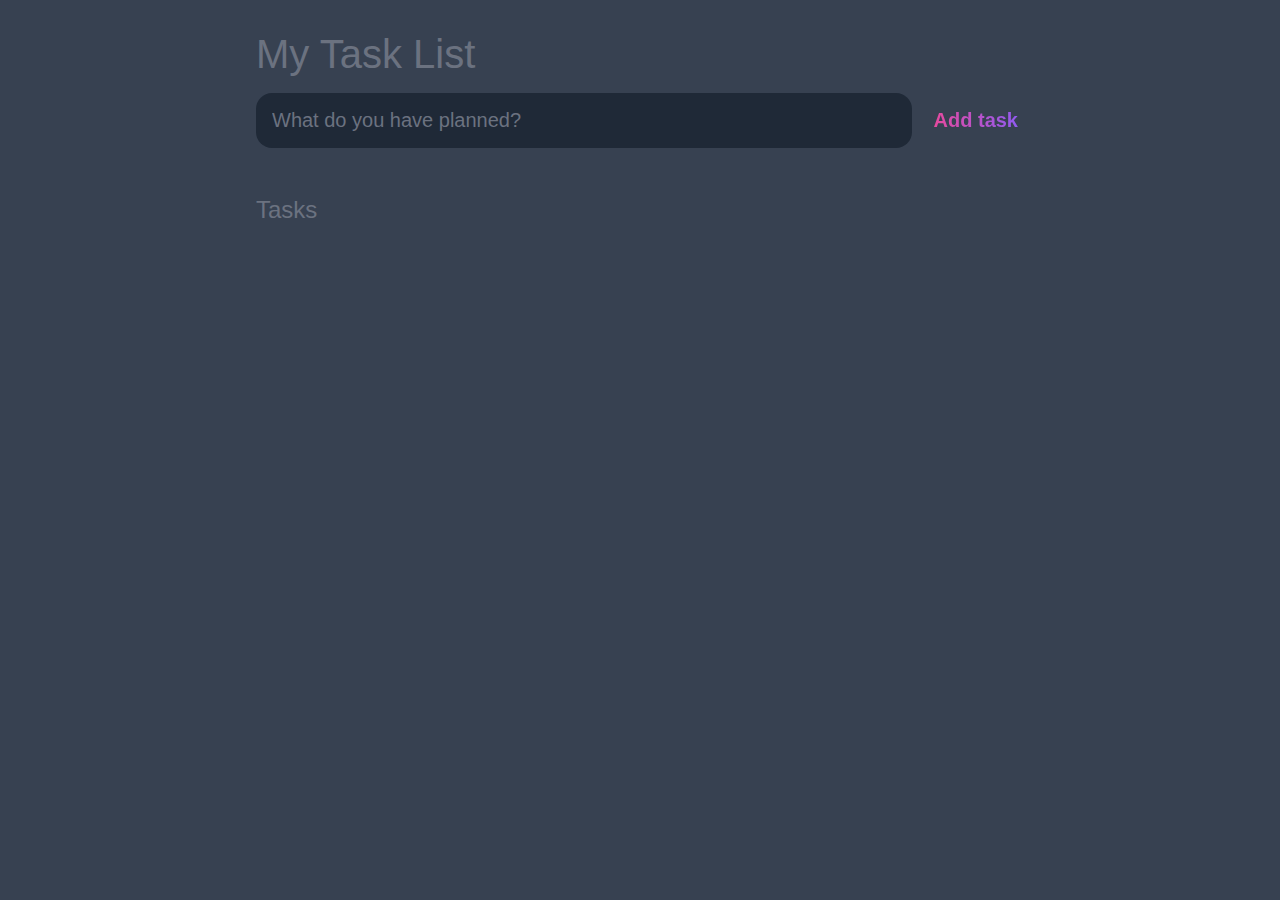
<file: 10. JS todo App/index.html>
<!DOCTYPE html>
<html lang="en">
  <head>
    <meta charset="UTF-8" />
    <meta http-equiv="X-UA-Compatible" content="IE=edge" />
    <meta name="viewport" content="width=device-width, initial-scale=1.0" />
    <title>TO-Do App</title>

    <link rel="stylesheet" href="style.css" />
  </head>
  <body>
    <header>
      <h1>My Task List</h1>
      <form id="new-task-form">
        <input
          type="text"
          name="new-task-input"
          id="new-task-input"
          placeholder="What do you have planned?"
        />
        <input type="submit" id="new-task-submit" value="Add task" />
      </form>
    </header>
    <main>
      <section class="task-list">
        <h2>Tasks</h2>

        <div id="tasks">
          <!-- <div class="task">
					<div class="content">
						<input 
							type="text" 
							class="text" 
							value="A new task"
							readonly>
					</div>
					<div class="actions">
						<button class="edit">Edit</button>
						<button class="delete">Delete</button>
					</div>
				</div> -->
        </div>
      </section>
    </main>

    <script src="script.js"></script>
  </body>
</html>
</file>
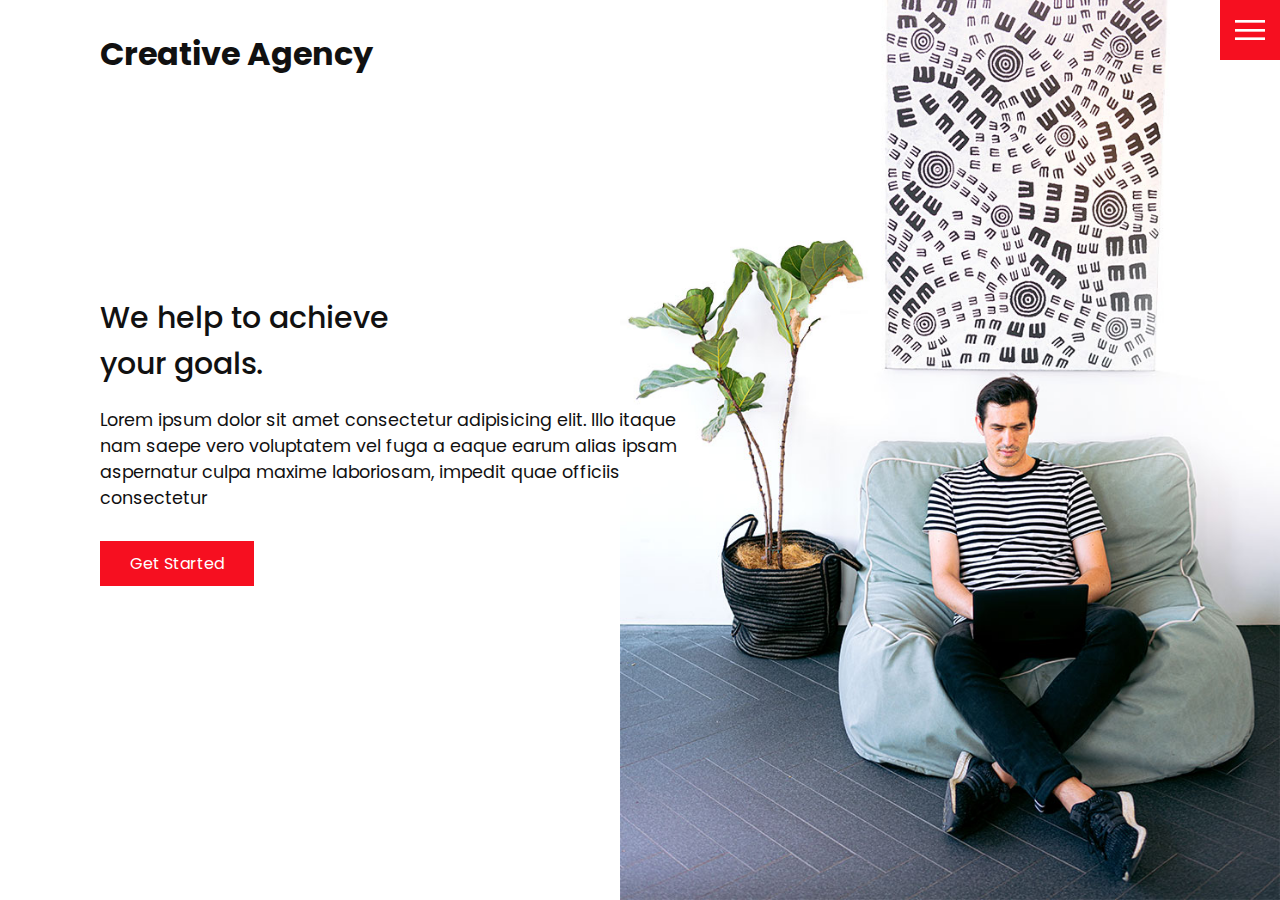
<file: 3.Practice website using html and css/index.html>
<!DOCTYPE html>
<html lang="en">
  <head>
    <meta charset="UTF-8" />
    <meta http-equiv="X-UA-Compatible" content="IE=edge" />
    <meta name="viewport" content="width=device-width, initial-scale=1.0" />
    <link rel="stylesheet" href="css/style.css" />
    <title>Creative Agency</title>
  </head>
  <body>
    <header>
      <div class="logo">Creative Agency</div>
      <div class="toggle"></div>
      <div class="navigation">
        <ul>
          <li><a href="index.html">Home</a></li>
          <li><a href="services.html">Services</a></li>
          <li><a href="work.html">Work</a></li>
          <li><a href="contact.html">Contact</a></li>
        </ul>
        <div class="social-bar">
          <ul>
            <li>
              <a href="https://facebook.com">
                <img src="images/facebook.png" target="_blank" alt="" />
              </a>
            </li>
            <li>
              <a href="https://twitter.com">
                <img src="images/twitter.png" target="_blank" alt="" />
              </a>
            </li>
            <li>
              <a href="https://instagram.com">
                <img src="images/instagram.png" target="_blank" alt="" />
              </a>
            </li>
          </ul>
          <a href="mailto:you@email.com" class="email-icon">
            <img src="images/email.png" alt="" />
          </a>
        </div>
      </div>
    </header>

    <section class="home">
      <img src="images/home-img.jpg" class="home-img" alt="" />
      <div class="home-content">
        <h1>
          We help to achieve <br />
          your goals.
        </h1>
        <p>
          Lorem ipsum dolor sit amet consectetur adipisicing elit. Illo itaque
          nam saepe vero voluptatem vel fuga a eaque earum alias ipsam
          aspernatur culpa maxime laboriosam, impedit quae officiis consectetur
        </p>
        <a href="contact.html" class="btn">Get Started</a>
      </div>
    </section>

    <script src="js/script.js"></script>
  </body>
</html>
</file>
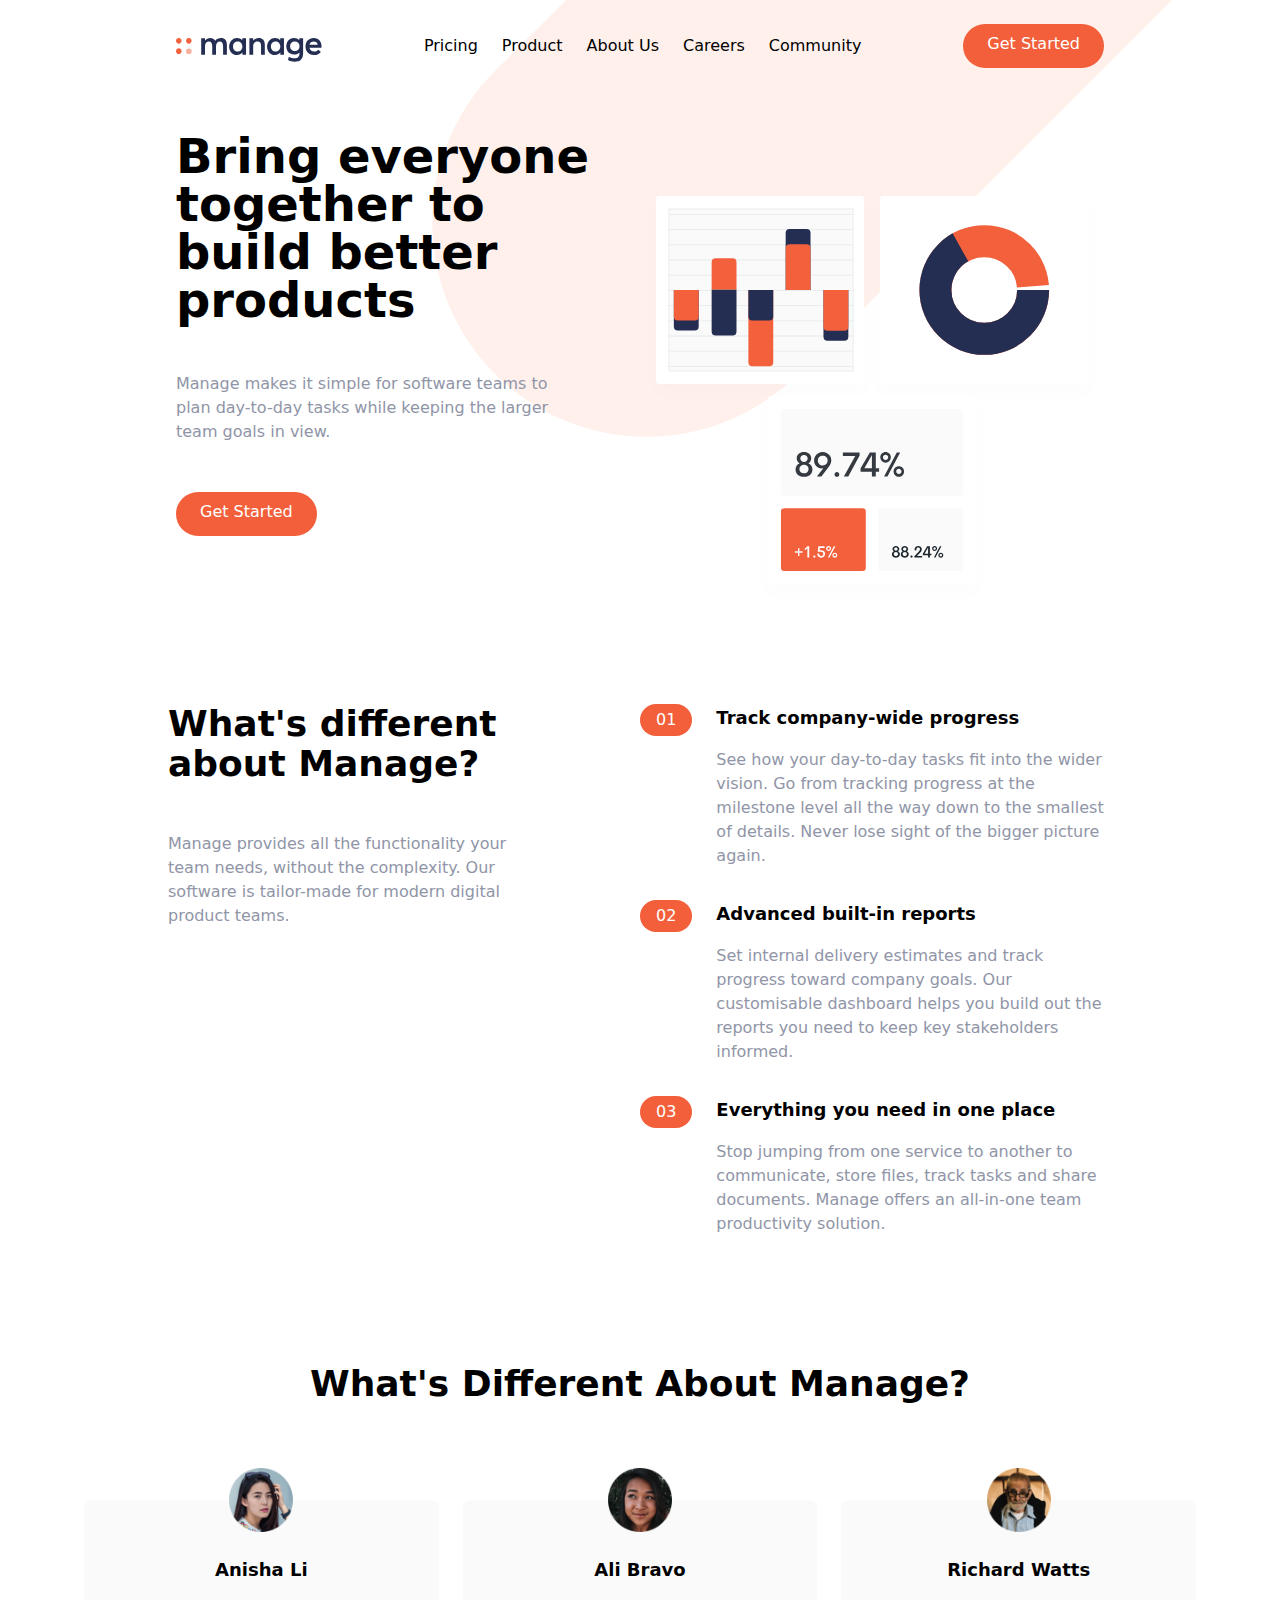
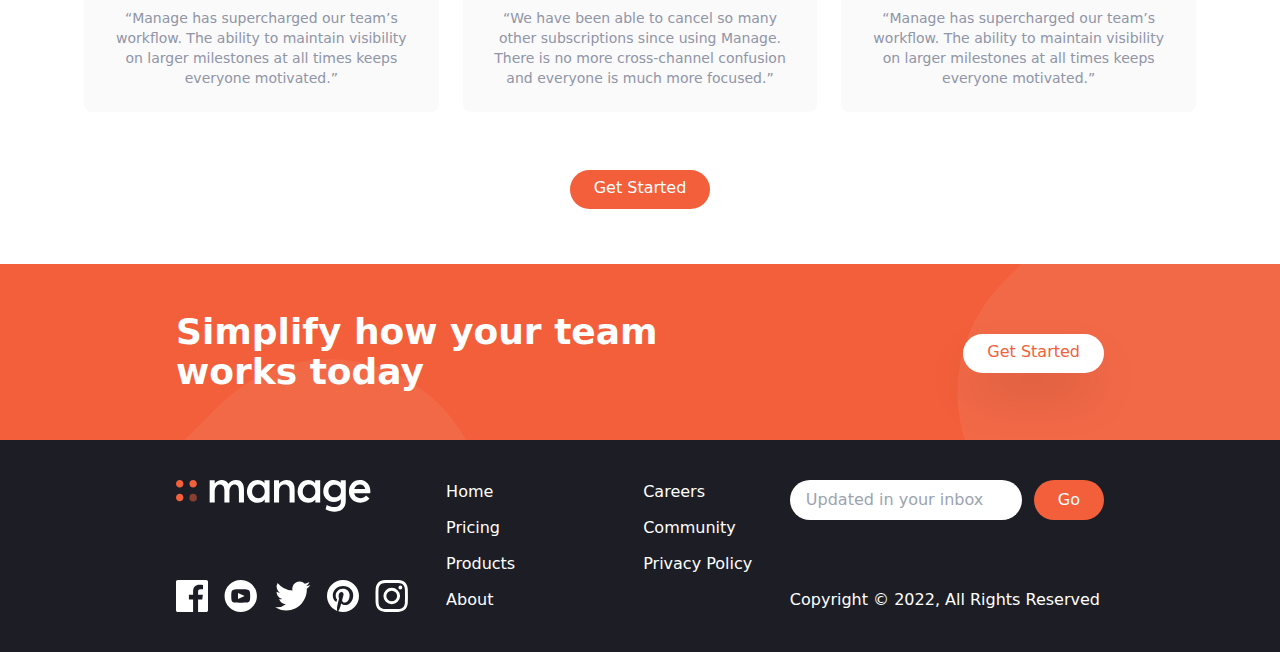
<file: 6.TailwindCSS/index.html>
<!DOCTYPE html>
<html lang="en">
  <head>
    <meta charset="UTF-8" />
    <meta http-equiv="X-UA-Compatible" content="IE=edge" />
    <meta name="viewport" content="width=device-width, initial-scale=1.0" />
    <link rel="stylesheet" href="css/main.css" />
    <title>Manage Landing Page</title>
  </head>
  <body>
    <!-- Navbar -->
    <nav class="relative container mx-auto p-6">
      <!-- Flex container -->
      <div class="flex items-center justify-between">
        <!-- Logo -->
        <div class="pt-2">
          <img src="img/logo.svg" alt="" />
        </div>
        <!-- Menu Items -->
        <div class="hidden space-x-6 md:flex">
          <a href="#" class="hover:text-darkGrayishBlue">Pricing</a>
          <a href="#" class="hover:text-darkGrayishBlue">Product</a>
          <a href="#" class="hover:text-darkGrayishBlue">About Us</a>
          <a href="#" class="hover:text-darkGrayishBlue">Careers</a>
          <a href="#" class="hover:text-darkGrayishBlue">Community</a>
        </div>
        <!-- Button -->
        <a
          href="#"
          class="hidden p-3 px-6 pt-2 text-white bg-brightRed rounded-full baseline hover:bg-brightRedLight md:block"
          >Get Started</a
        >

        <!-- Hamburger Icon -->
        <button
          id="menu-btn"
          class="block hamburger md:hidden focus:outline-none"
        >
          <span class="hamburger-top"></span>
          <span class="hamburger-middle"></span>
          <span class="hamburger-bottom"></span>
        </button>
      </div>

      <!-- Mobile Menu -->
      <div class="md:hidden">
        <div
          id="menu"
          class="absolute flex-col items-center hidden self-end py-8 mt-10 space-y-6 font-bold bg-white sm:w-auto sm:self-center left-6 right-6 drop-shadow-md"
        >
          <a href="#">Pricing</a>
          <a href="#">Product</a>
          <a href="#">About Us</a>
          <a href="#">Careers</a>
          <a href="#">Community</a>
        </div>
      </div>
    </nav>

    <!-- Hero Section -->
    <section id="hero">
      <!-- Flex Container -->
      <div
        class="container flex flex-col-reverse items-center px-6 mx-auto mt-10 space-y-0 md:space-y-0 md:flex-row"
      >
        <!-- Left item -->
        <div class="flex flex-col mb-32 space-y-12 md:w-1/2">
          <h1
            class="max-w-md text-4xl font-bold text-center md:text-5xl md:text-left"
          >
            Bring everyone together to build better products
          </h1>
          <p class="max-w-sm text-center text-darkGrayishBlue md:text-left">
            Manage makes it simple for software teams to plan day-to-day tasks
            while keeping the larger team goals in view.
          </p>
          <div class="flex justify-center md:justify-start">
            <a
              href="#"
              class="p-3 px-6 pt-2 text-white bg-brightRed rounded-full baseline hover:bg-brightRedLight"
              >Get Started</a
            >
          </div>
        </div>
        <!-- Image -->
        <div class="md:w-1/2">
          <img src="img/illustration-intro.svg" alt="" />
        </div>
      </div>
    </section>

    <!-- Features Section -->
    <section id="features">
      <!-- Flex container -->
      <div
        class="container flex flex-col px-4 mx-auto mt-10 space-y-12 md:space-y-0 md:flex-row"
      >
        <!-- What's Different -->
        <div class="flex flex-col space-y-12 md:w-1/2">
          <h2 class="max-w-md text-4xl font-bold text-center md:text-left">
            What's different about Manage?
          </h2>
          <p class="max-w-sm text-center text-darkGrayishBlue md:text-left">
            Manage provides all the functionality your team needs, without the
            complexity. Our software is tailor-made for modern digital product
            teams.
          </p>
        </div>

        <!-- Numbered List -->
        <div class="flex flex-col space-y-8 md:w-1/2">
          <!-- List Item 1 -->
          <div
            class="flex flex-col space-y-3 md:space-y-0 md:space-x-6 md:flex-row"
          >
            <!-- Heading -->
            <div class="rounded-l-full bg-brightRedSupLight md:bg-transparent">
              <div class="flex items-center space-x-2">
                <div
                  class="px-4 py-2 text-white rounded-full md:py-1 bg-brightRed"
                >
                  01
                </div>
                <h3 class="text-base font-bold md:mb-4 md:hidden">
                  Track company-wide progress
                </h3>
              </div>
            </div>

            <div>
              <h3 class="hidden mb-4 text-lg font-bold md:block">
                Track company-wide progress
              </h3>
              <p class="text-darkGrayishBlue">
                See how your day-to-day tasks fit into the wider vision. Go from
              tracking progress at the milestone level all the way down to the
                smallest of details. Never lose sight of the bigger picture
                again.
              </p>
            </div>
          </div>

          <!-- List Item 2 -->
          <div
            class="flex flex-col space-y-3 md:space-y-0 md:space-x-6 md:flex-row"
          >
            <!-- Heading -->
            <div class="rounded-l-full bg-brightRedSupLight md:bg-transparent">
              <div class="flex items-center space-x-2">
                <div
                  class="px-4 py-2 text-white rounded-full md:py-1 bg-brightRed"
                >
                  02
                </div>
                <h3 class="text-base font-bold md:mb-4 md:hidden">
                  Advanced built-in reports
                </h3>
              </div>
            </div>

            <div>
              <h3 class="hidden mb-4 text-lg font-bold md:block">
                Advanced built-in reports
              </h3>
              <p class="text-darkGrayishBlue">
                Set internal delivery estimates and track progress toward
                company goals. Our customisable dashboard helps you build out
                the reports you need to keep key stakeholders informed.
              </p>
            </div>
          </div>

          <!-- List Item 3 -->
          <div
            class="flex flex-col space-y-3 md:space-y-0 md:space-x-6 md:flex-row"
          >
            <!-- Heading -->
            <div class="rounded-l-full bg-brightRedSupLight md:bg-transparent">
              <div class="flex items-center space-x-2">
                <div
                  class="px-4 py-2 text-white rounded-full md:py-1 bg-brightRed"
                >
                  03
                </div>
                <h3 class="text-base font-bold md:mb-4 md:hidden">
                  Everything you need in one place
                </h3>
              </div>
            </div>

            <div>
              <h3 class="hidden mb-4 text-lg font-bold md:block">
                Everything you need in one place
              </h3>
              <p class="text-darkGrayishBlue">
                Stop jumping from one service to another to communicate, store
                files, track tasks and share documents. Manage offers an
                all-in-one team productivity solution.
              </p>
            </div>
          </div>
        </div>
      </div>
    </section>

    <!-- Testimonials -->
    <section id="testimonials">
      <!-- Container to heading and testm blocks -->
      <div class="max-w-6xl px-5 mx-auto mt-32 text-center">
        <!-- Heading -->
        <h2 class="text-4xl font-bold text-center">
          What's Different About Manage?
        </h2>
        <!-- Testimonials Container -->
        <div class="flex flex-col mt-24 md:flex-row md:space-x-6">
          <!-- Testimonial 1 -->
          <div
            class="flex flex-col items-center p-6 space-y-6 rounded-lg bg-veryLightGray md:w-1/3"
          >
            <img src="img/avatar-anisha.png" class="w-16 -mt-14" alt="" />
            <h5 class="text-lg font-bold">Anisha Li</h5>
            <p class="text-sm text-darkGrayishBlue">
              “Manage has supercharged our team’s workflow. The ability to
              maintain visibility on larger milestones at all times keeps
              everyone motivated.”
            </p>
          </div>

          <!-- Testimonial 2 -->
          <div
            class="hidden flex-col items-center p-6 space-y-6 rounded-lg bg-veryLightGray md:flex md:w-1/3"
          >
            <img src="img/avatar-ali.png" class="w-16 -mt-14" alt="" />
            <h5 class="text-lg font-bold">Ali Bravo</h5>
            <p class="text-sm text-darkGrayishBlue">
              “We have been able to cancel so many other subscriptions since
              using Manage. There is no more cross-channel confusion and
              everyone is much more focused.”
            </p>
          </div>

          <!-- Testimonial 3 -->
          <div
            class="hidden flex-col items-center p-6 space-y-6 rounded-lg bg-veryLightGray md:flex md:w-1/3"
          >
            <img src="img/avatar-richard.png" class="w-16 -mt-14" alt="" />
            <h5 class="text-lg font-bold">Richard Watts</h5>
            <p class="text-sm text-darkGrayishBlue">
              “Manage has supercharged our team’s workflow. The ability to
              maintain visibility on larger milestones at all times keeps
              everyone motivated.”
            </p>
          </div>
        </div>
        <!-- Button -->
        <div class="my-16">
          <a
            href="#"
            class="p-3 px-6 pt-2 text-white bg-brightRed rounded-full baseline hover:bg-brightRedLight"
            >Get Started</a
          >
        </div>
      </div>
    </section>

    <!-- CTA Section -->
    <section id="cta" class="bg-brightRed">
      <!-- Flex Container -->
      <div
        class="container flex flex-col items-center justify-between px-6 py-24 mx-auto space-y-12 md:py-12 md:flex-row md:space-y-0"
      >
        <!-- Heading -->
        <h2
          class="text-5xl font-bold text-center text-white md:text-4xl md:max-w-xl md:text-left"
        >
          Simplify how your team works today
        </h2>
        <!-- Button -->
        <div>
          <a
            href="#"
            class="p-3 px-6 pt-2 text-brightRed bg-white rounded-full shadow-2xl baseline hover:bg-gray-900"
            >Get Started</a
          >
        </div>
      </div>
    </section>

    <!-- Footer -->
    <footer class="bg-veryDarkBlue">
      <!-- Flex Container -->
      <div
        class="container flex flex-col-reverse justify-between px-6 py-10 mx-auto space-y-8 md:flex-row md:space-y-0"
      >
        <!-- Logo and social links container -->
        <div
          class="flex flex-col-reverse items-center justify-between space-y-12 md:flex-col md:space-y-0 md:items-start"
        >
          <div class="mx-auto my-6 text-center text-white md:hidden">
            Copyright &copy; 2022, All Rights Reserved
          </div>
          <!-- Logo -->
          <div>
            <img src="img/logo-white.svg" class="h-8" alt="" />
          </div>
          <!-- Social Links Container -->
          <div class="flex justify-center space-x-4">
            <!-- Link 1 -->
            <a href="#">
              <img src="img/icon-facebook.svg" alt="" class="h-8" />
            </a>
            <!-- Link 2 -->
            <a href="#">
              <img src="img/icon-youtube.svg" alt="" class="h-8" />
            </a>
            <!-- Link 3 -->
            <a href="#">
              <img src="img/icon-twitter.svg" alt="" class="h-8" />
            </a>
            <!-- Link 4 -->
            <a href="#">
              <img src="img/icon-pinterest.svg" alt="" class="h-8" />
            </a>
            <!-- Link 5 -->
            <a href="#">
              <img src="img/icon-instagram.svg" alt="" class="h-8" />
            </a>
          </div>
        </div>
        <!-- List Container -->
        <div class="flex justify-around space-x-32">
          <div class="flex flex-col space-y-3 text-white">
            <a href="#" class="hover:text-brightRed">Home</a>
            <a href="#" class="hover:text-brightRed">Pricing</a>
            <a href="#" class="hover:text-brightRed">Products</a>
            <a href="#" class="hover:text-brightRed">About</a>
          </div>
          <div class="flex flex-col space-y-3 text-white">
            <a href="#" class="hover:text-brightRed">Careers</a>
            <a href="#" class="hover:text-brightRed">Community</a>
            <a href="#" class="hover:text-brightRed">Privacy Policy</a>
          </div>
        </div>

        <!-- Input Container -->
        <div class="flex flex-col justify-between">
          <form>
            <div class="flex space-x-3">
              <input
                type="text"
                class="flex-1 px-4 rounded-full focus:outline-none"
                placeholder="Updated in your inbox"
              />
              <button
                class="px-6 py-2 text-white rounded-full bg-brightRed hover:bg-brightRedLight focus:outline-none"
              >
                Go
              </button>
            </div>
          </form>
          <div class="hidden text-white md:block">
            Copyright &copy; 2022, All Rights Reserved
          </div>
        </div>
      </div>
    </footer>

    <script src="js/script.js"></script>
  </body>
</html>
</file>
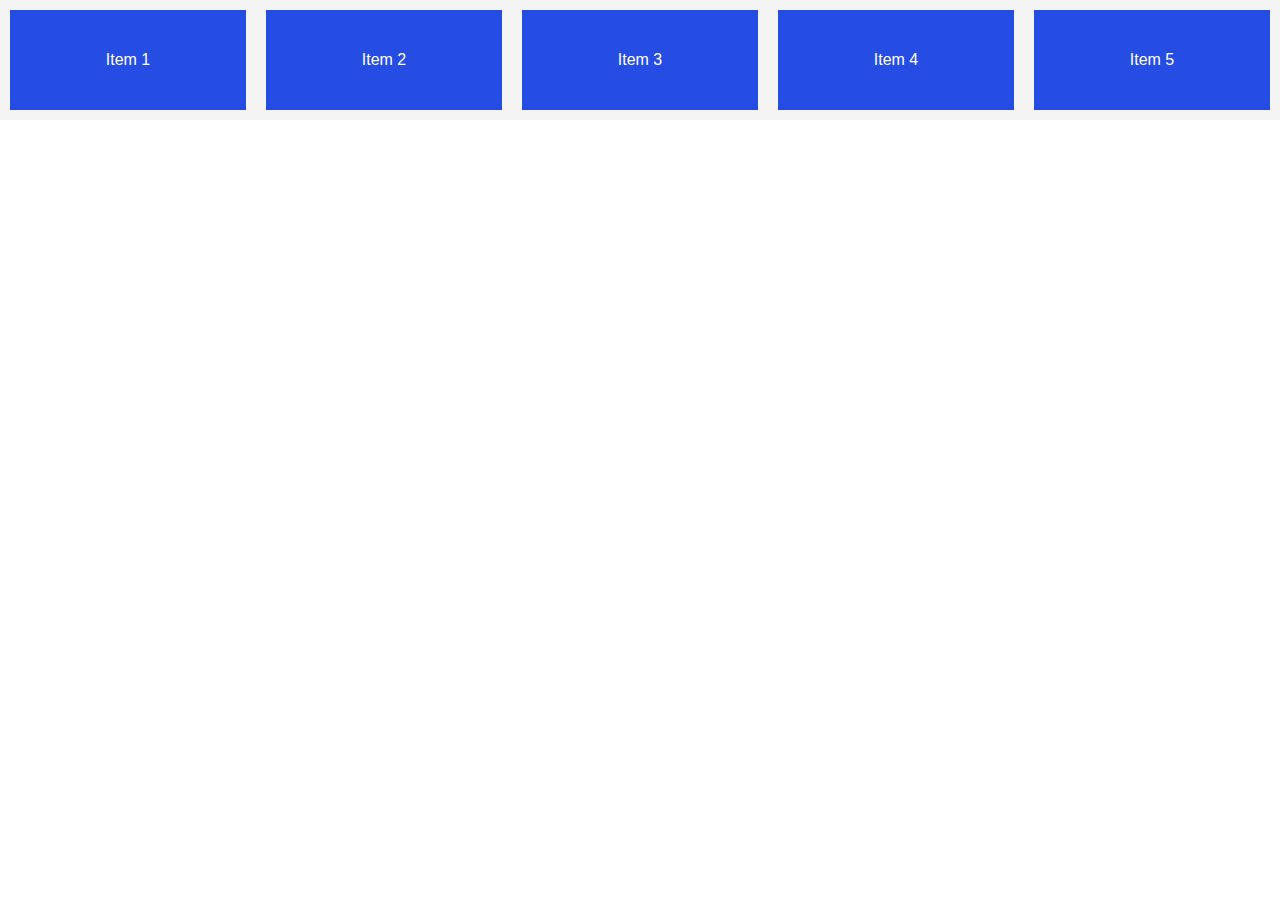
<file: 4. Flex box/cheat Sheet/index.html>
<!DOCTYPE html>
<html lang="en">
  <head>
    <meta charset="UTF-8" />
    <meta http-equiv="X-UA-Compatible" content="IE=edge" />
    <meta name="viewport" content="width=device-width, initial-scale=1.0" />
    <link rel="stylesheet" href="style.css" />
    <title>Flex box Crash course</title>
  </head>
  <body>
    <div class="flex-container">
      <div class="item">Item 1</div>
      <div class="item">Item 2</div>
      <div class="item">Item 3</div>
      <div class="item">Item 4</div>
      <div class="item">Item 5</div>
    </div>
  </body>
</html>
</file>
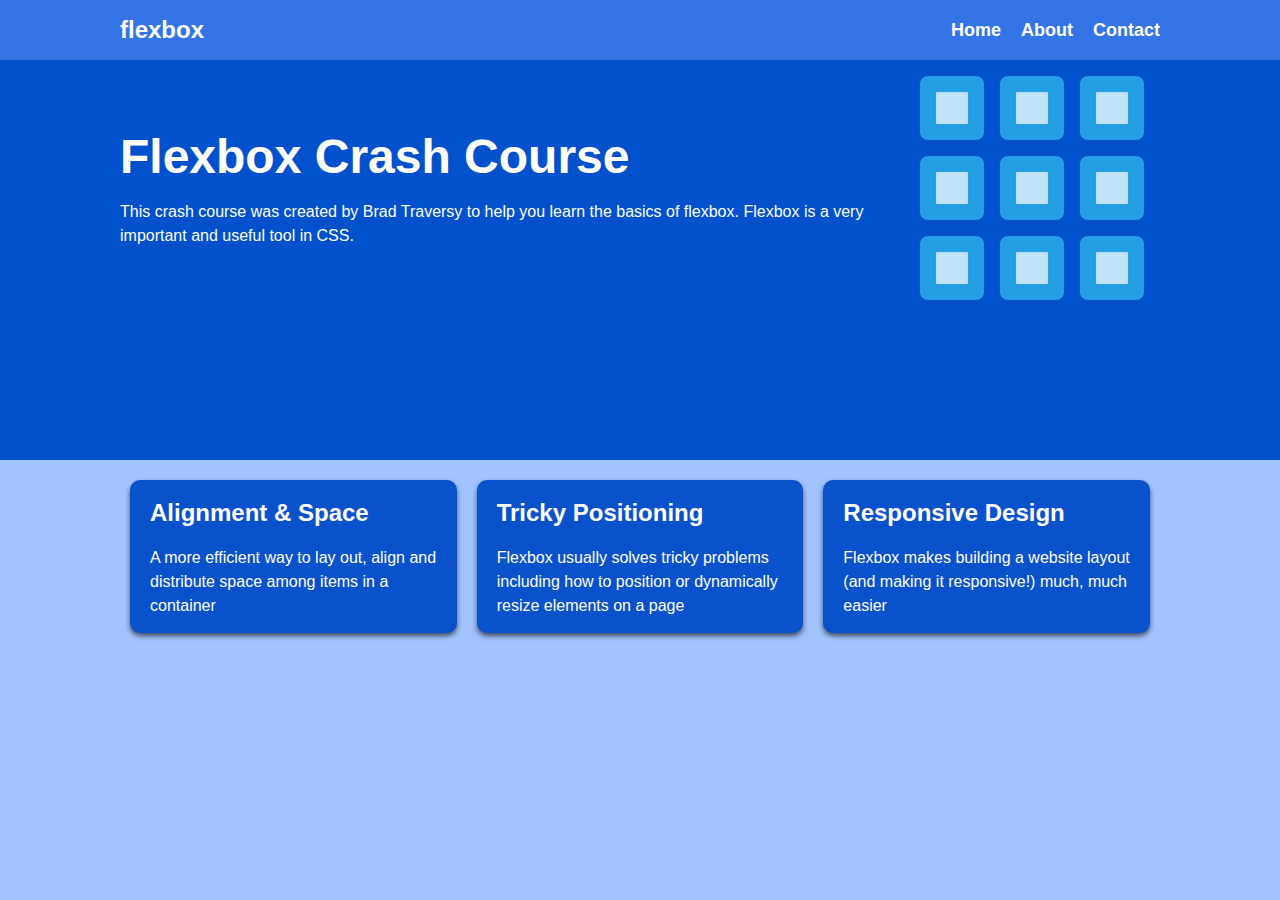
<file: 4. Flex box/project/index.html>
<!DOCTYPE html>
<html lang="en">
  <head>
    <meta charset="UTF-8" />
    <meta http-equiv="X-UA-Compatible" content="IE=edge" />
    <meta name="viewport" content="width=device-width, initial-scale=1.0" />
    <link rel="stylesheet" href="style.css" />
    <link
      rel="stylesheet"
      href="https://cdnjs.cloudflare.com/ajax/libs/font-awesome/6.3.0/css/all.min.css"
      integrity="sha512-SzlrxWUlpfuzQ+pcUCosxcglQRNAq/DZjVsC0lE40xsADsfeQoEypE+enwcOiGjk/bSuGGKHEyjSoQ1zVisanQ=="
      crossorigin="anonymous"
      referrerpolicy="no-referrer"
    />
    <title>Flex box ptoject</title>
  </head>
  <body>
    <nav class="navbar">
      <div class="container">
        <div class="logo">flexbox</div>
        <ul class="nav">
          <li><a href="#">Home</a></li>
          <li><a href="#">About</a></li>
          <li><a href="#">Contact</a></li>
        </ul>
      </div>
    </nav>

    <header class="header">
      <div class="container">
        <div>
          <h1>Flexbox Crash Course</h1>
          <p>
            This crash course was created by Brad Traversy to help you learn the
            basics of flexbox. Flexbox is a very important and useful tool in
            CSS.
          </p>
        </div>
        <img src="img.webp" alt="" />
      </div>
    </header>

    <section class="boxes">
      <div class="container">
        <div class="box">
          <h2><i class="fas fa-arrows-alt-v"></i> Alignment & Space</h2>
          <p>
            A more efficient way to lay out, align and distribute space among
            items in a container
          </p>
        </div>

        <div class="box">
          <h2><i class="fas fa-arrows-alt"></i>Tricky Positioning</h2>
          <p>
            Flexbox usually solves tricky problems including how to position or
            dynamically resize elements on a page
          </p>
        </div>

        <div class="box">
          <h2><i class="fas fa-mobile"></i>Responsive Design</h2>
          <p>
            Flexbox makes building a website layout (and making it responsive!)
            much, much easier
          </p>
        </div>
      </div>
    </section>
  </body>
</html>
</file>
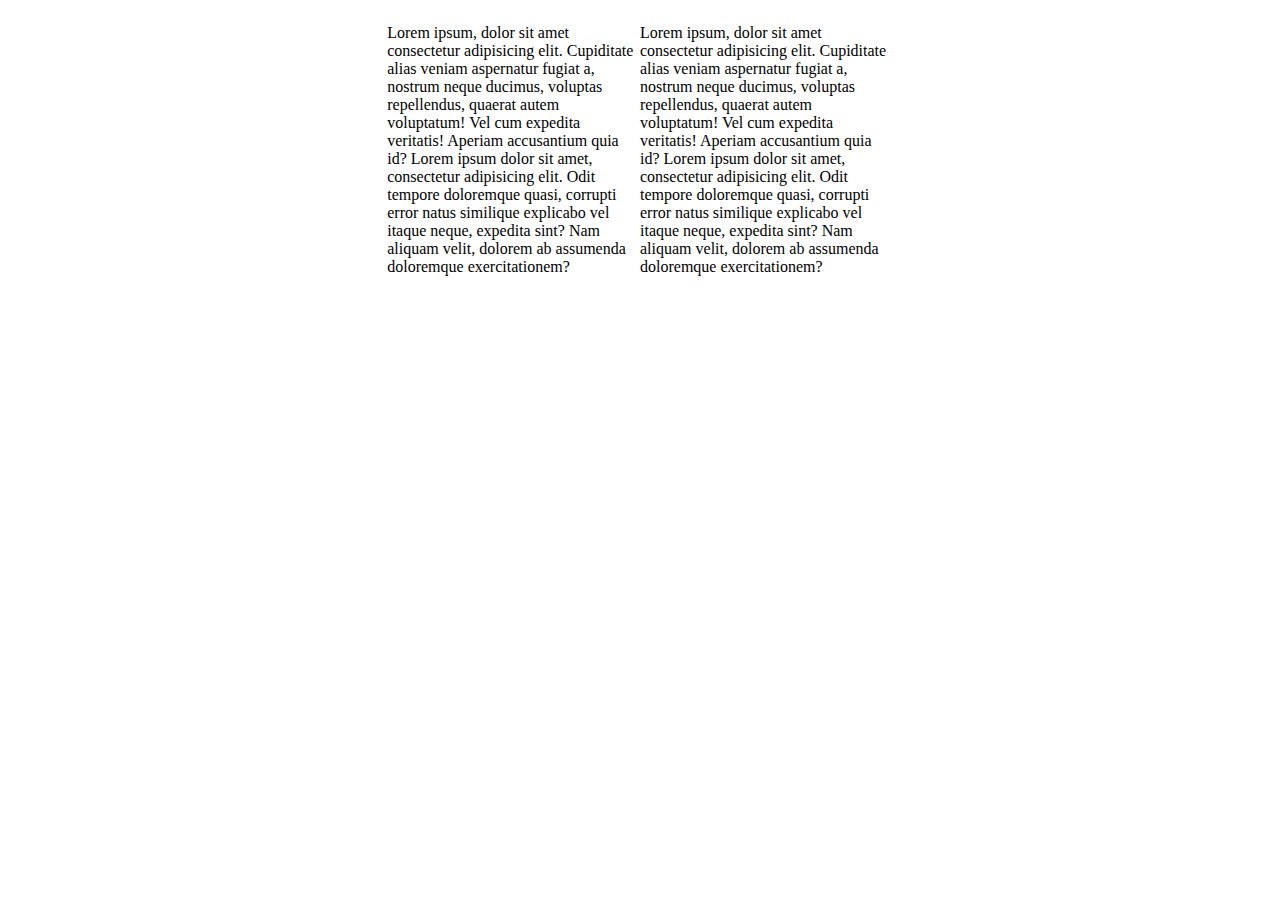
<file: 5. Sass/intro practice/index.html>
<!DOCTYPE html>
<html lang="en">
  <head>
    <meta charset="UTF-8" />
    <meta http-equiv="X-UA-Compatible" content="IE=edge" />
    <meta name="viewport" content="width=device-width, initial-scale=1.0" />
    <link rel="stylesheet" href="SCSS/main.css" />
    <title>Sass pactice</title>
  </head>
  <body class="light">
    <div class="main">
      <p class="main__paragraph1">
        Lorem ipsum, dolor sit amet consectetur adipisicing elit. Cupiditate
        alias veniam aspernatur fugiat a, nostrum neque ducimus, voluptas
        repellendus, quaerat autem voluptatum! Vel cum expedita veritatis!
        Aperiam accusantium quia id? Lorem ipsum dolor sit amet, consectetur
        adipisicing elit. Odit tempore doloremque quasi, corrupti error natus
        similique explicabo vel itaque neque, expedita sint? Nam aliquam velit,
        dolorem ab assumenda doloremque exercitationem?
      </p>
      <p class="main__paragraph2">
        Lorem ipsum, dolor sit amet consectetur adipisicing elit. Cupiditate
        alias veniam aspernatur fugiat a, nostrum neque ducimus, voluptas
        repellendus, quaerat autem voluptatum! Vel cum expedita veritatis!
        Aperiam accusantium quia id? Lorem ipsum dolor sit amet, consectetur
        adipisicing elit. Odit tempore doloremque quasi, corrupti error natus
        similique explicabo vel itaque neque, expedita sint? Nam aliquam velit,
        dolorem ab assumenda doloremque exercitationem?
      </p>
    </div>
  </body>
</html>
</file>
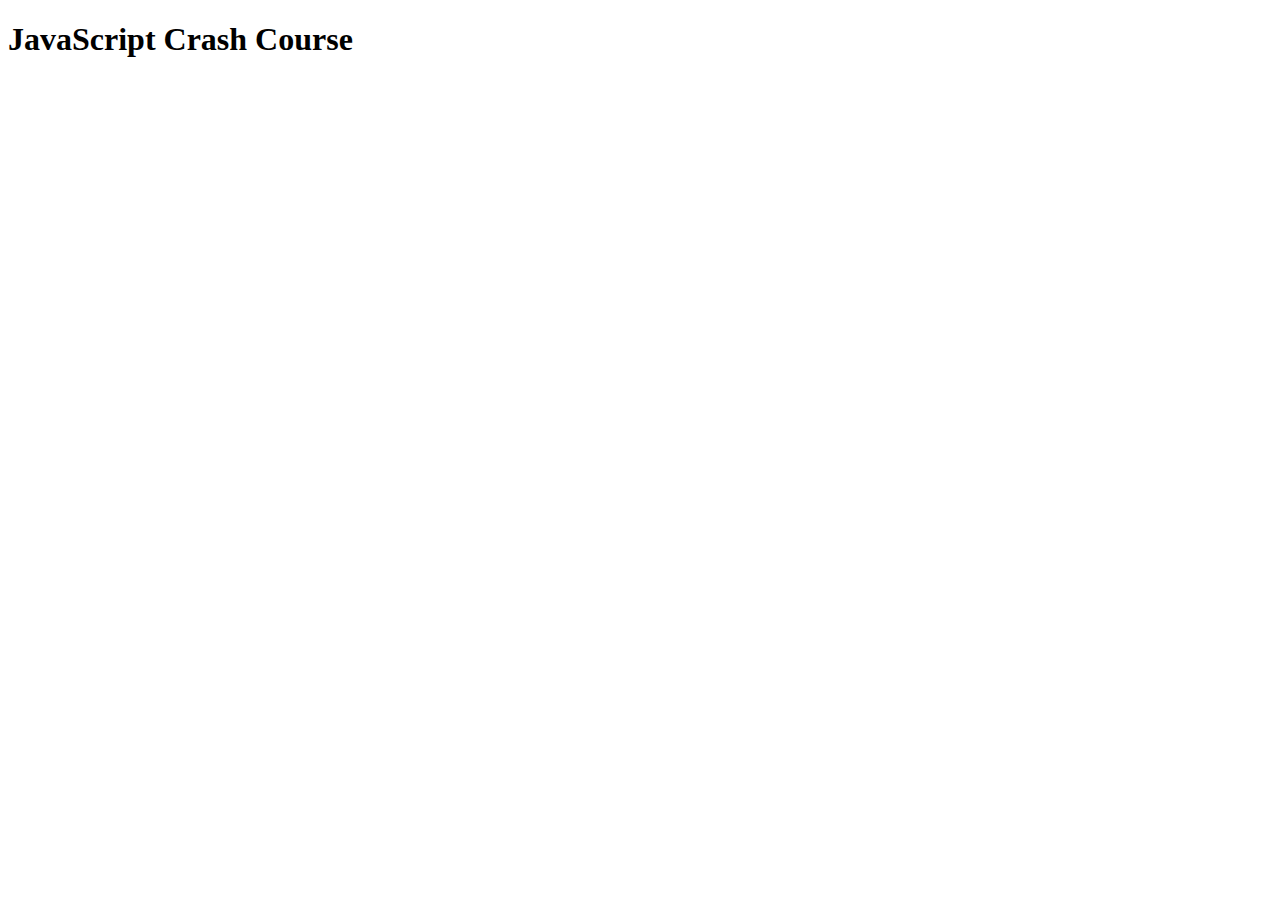
<file: 7. Javascript fundamentals/practice/index.html>
<!DOCTYPE html>
<html lang="en">
  <head>
    <meta charset="UTF-8" />
    <meta http-equiv="X-UA-Compatible" content="IE=edge" />
    <meta name="viewport" content="width=device-width, initial-scale=1.0" />
    <title>JavaScript Crash Course</title>
  </head>
  <body>
    <h1>JavaScript Crash Course</h1>

    <script src="main.js"></script>
  </body>
</html>
</file>
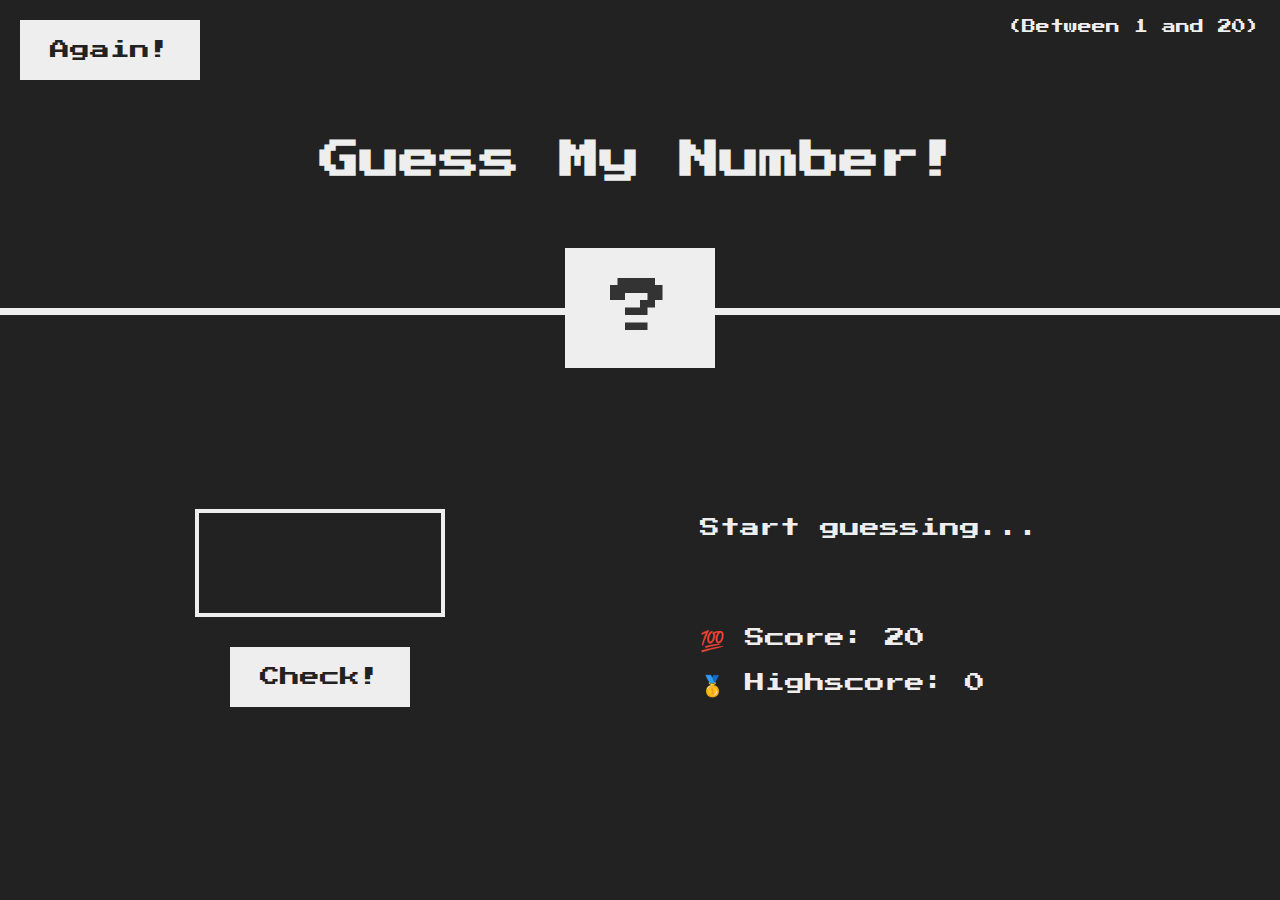
<file: 8.JavaScript DOM manipulation/practice/index.html>
<!DOCTYPE html>
<html lang="en">
  <head>
    <meta charset="UTF-8" />
    <meta name="viewport" content="width=device-width, initial-scale=1.0" />
    <meta http-equiv="X-UA-Compatible" content="ie=edge" />
    <link rel="stylesheet" href="style.css" />
    <title>Guess My Number!</title>
  </head>
  <body>
    <header>
      <h1>Guess My Number!</h1>
      <p class="between">(Between 1 and 20)</p>
      <button class="btn again">Again!</button>
      <div class="number">?</div>
    </header>
    <main>
      <section class="left">
        <input type="number" class="guess" />
        <button class="btn check">Check!</button>
      </section>
      <section class="right">
        <p class="message">Start guessing...</p>
        <p class="label-score">💯 Score: <span class="score">20</span></p>
        <p class="label-highscore">
          🥇 Highscore: <span class="highscore">0</span>
        </p>
      </section>
    </main>
    <script src="script.js"></script>
  </body>
</html>
</file>
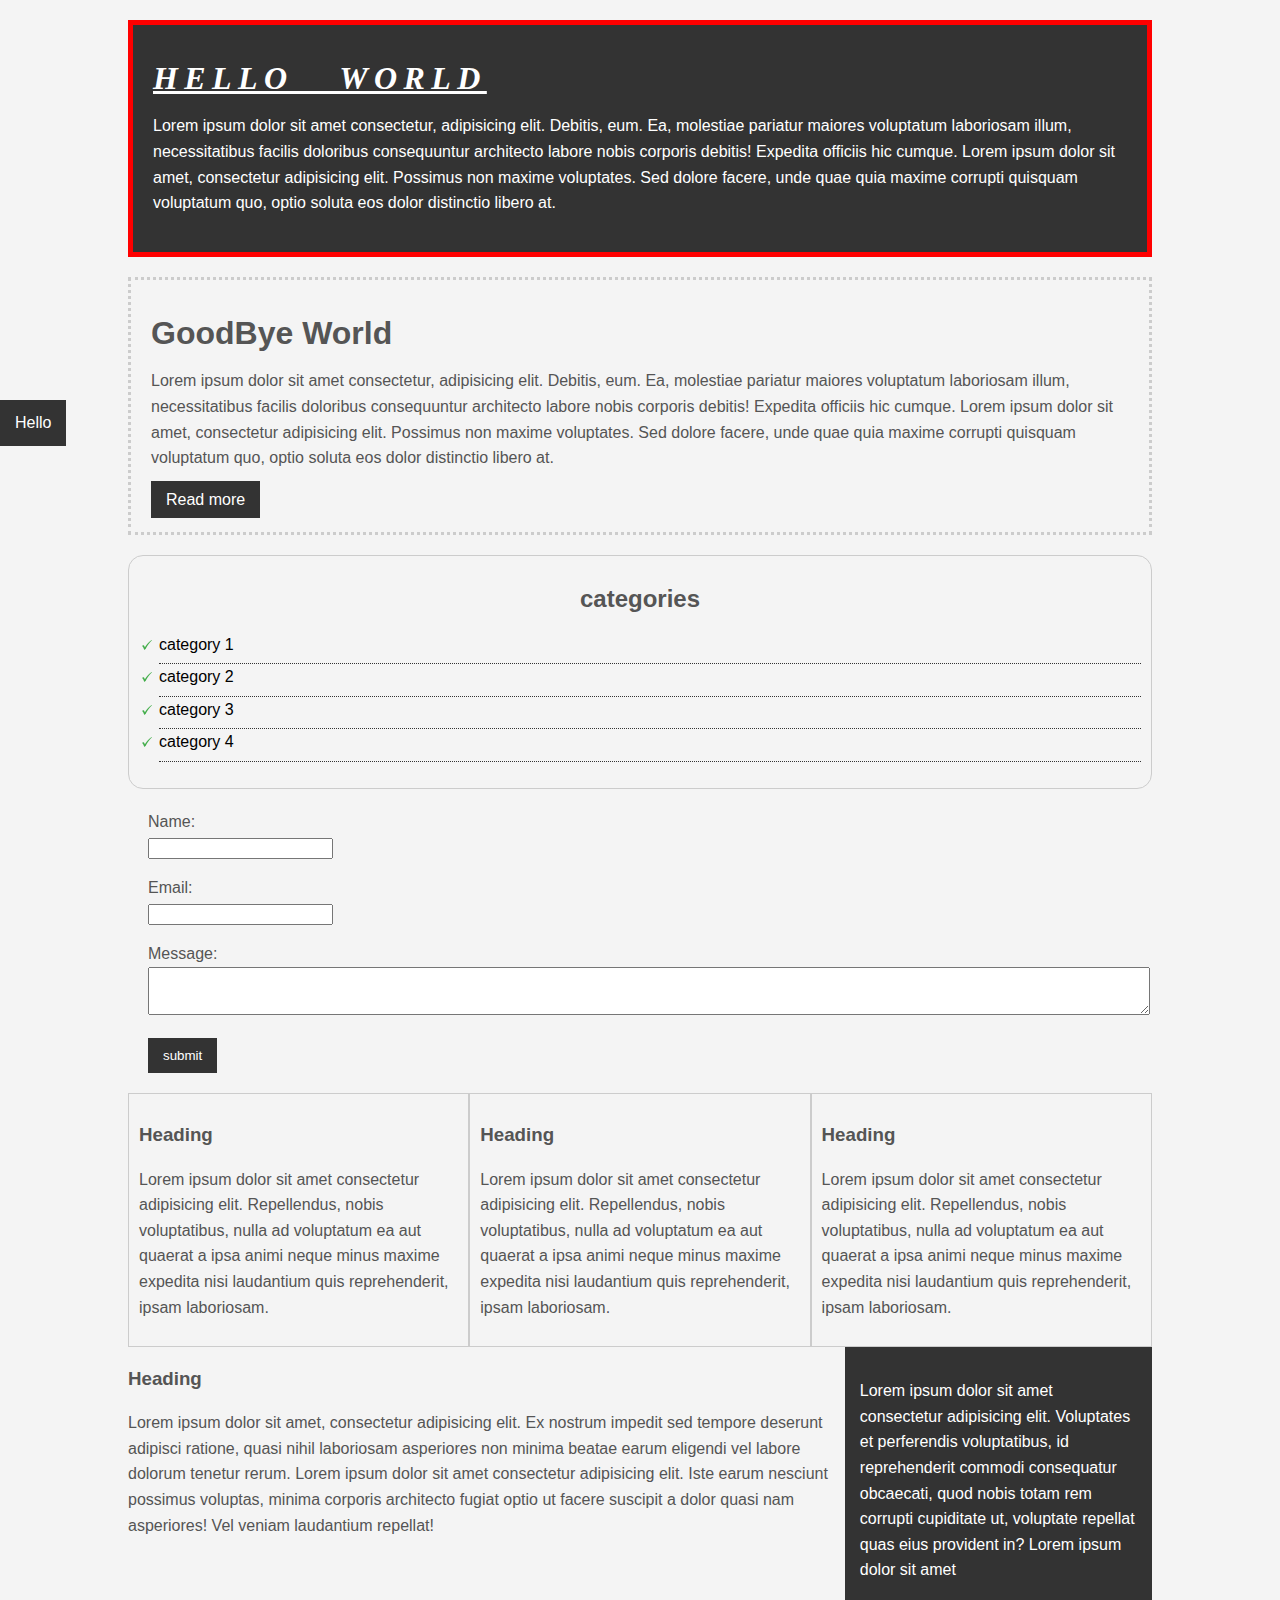
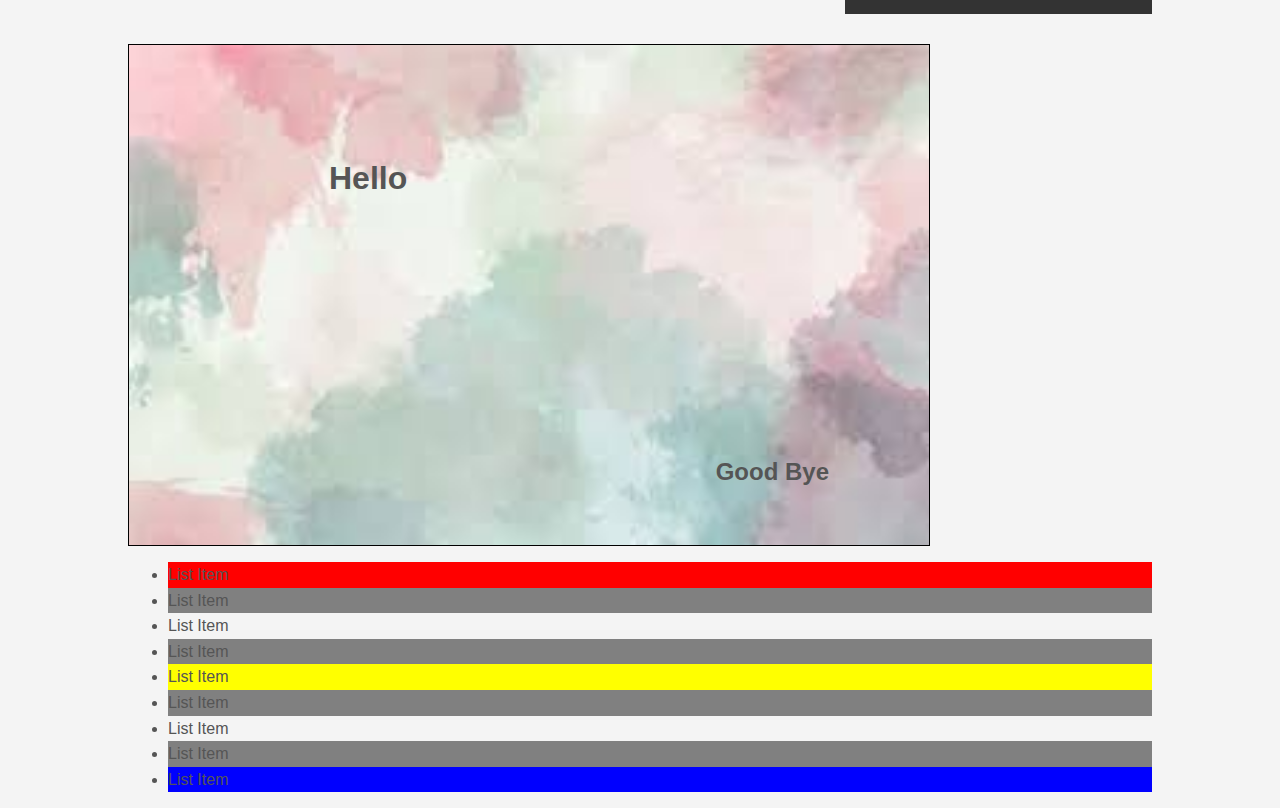
<file: 2. CSS crash course/project/cheatsheet/index.html>
<!DOCTYPE html>
<html lang="en">
  <head>
    <meta charset="UTF-8" />
    <meta http-equiv="X-UA-Compatible" content="IE=edge" />
    <meta name="viewport" content="width=device-width, initial-scale=1.0" />
    <title>CSS cheat sheet</title>
    <link rel="stylesheet" type="text/css" href="style.css" />
  </head>
  <body>
    <div class="container">
      <div class="box-1">
        <h1>Hello World</h1>
        <p>
          Lorem ipsum dolor sit amet consectetur, adipisicing elit. Debitis,
          eum. Ea, molestiae pariatur maiores voluptatum laboriosam illum,
          necessitatibus facilis doloribus consequuntur architecto labore nobis
          corporis debitis! Expedita officiis hic cumque. Lorem ipsum dolor sit
          amet, consectetur adipisicing elit. Possimus non maxime voluptates.
          Sed dolore facere, unde quae quia maxime corrupti quisquam voluptatum
          quo, optio soluta eos dolor distinctio libero at.
        </p>
      </div>

      <div class="box-2">
        <h1>GoodBye World</h1>
        <p>
          Lorem ipsum dolor sit amet consectetur, adipisicing elit. Debitis,
          eum. Ea, molestiae pariatur maiores voluptatum laboriosam illum,
          necessitatibus facilis doloribus consequuntur architecto labore nobis
          corporis debitis! Expedita officiis hic cumque. Lorem ipsum dolor sit
          amet, consectetur adipisicing elit. Possimus non maxime voluptates.
          Sed dolore facere, unde quae quia maxime corrupti quisquam voluptatum
          quo, optio soluta eos dolor distinctio libero at.
        </p>
        <a href="#" class="button">Read more</a>
      </div>
      <div class="categories">
        <h2>categories</h2>
        <ul>
          <li><a href="#">category 1</a></li>
          <li><a href="#">category 2</a></li>
          <li><a href="#">category 3</a></li>
          <li><a href="test.html">category 4</a></li>
        </ul>
      </div>

      <form action="POST" class="myForm">
        <div class="form-group">
          <label>Name: </label>
          <input type="text" name="name" />
        </div>
        <div class="form-group">
          <label>Email: </label>
          <input type="text" name="Email" />
        </div>
        <div class="form-group">
          <label>Message: </label>
          <textarea name="Message"></textarea>
        </div>
        <input class="button" type="submit" value="submit" />
      </form>

      <div class="block">
        <h3>Heading</h3>
        <p>
          Lorem ipsum dolor sit amet consectetur adipisicing elit. Repellendus,
          nobis voluptatibus, nulla ad voluptatum ea aut quaerat a ipsa animi
          neque minus maxime expedita nisi laudantium quis reprehenderit, ipsam
          laboriosam.
        </p>
      </div>
      <div class="block">
        <h3>Heading</h3>
        <p>
          Lorem ipsum dolor sit amet consectetur adipisicing elit. Repellendus,
          nobis voluptatibus, nulla ad voluptatum ea aut quaerat a ipsa animi
          neque minus maxime expedita nisi laudantium quis reprehenderit, ipsam
          laboriosam.
        </p>
      </div>
      <div class="block">
        <h3>Heading</h3>
        <p>
          Lorem ipsum dolor sit amet consectetur adipisicing elit. Repellendus,
          nobis voluptatibus, nulla ad voluptatum ea aut quaerat a ipsa animi
          neque minus maxime expedita nisi laudantium quis reprehenderit, ipsam
          laboriosam.
        </p>
      </div>

      <div class="clr"></div>

      <div id="main-bar">
        <h3>Heading</h3>
        <p>
          Lorem ipsum dolor sit amet, consectetur adipisicing elit. Ex nostrum
          impedit sed tempore deserunt adipisci ratione, quasi nihil laboriosam
          asperiores non minima beatae earum eligendi vel labore dolorum tenetur
          rerum. Lorem ipsum dolor sit amet consectetur adipisicing elit. Iste
          earum nesciunt possimus voluptas, minima corporis architecto fugiat
          optio ut facere suscipit a dolor quasi nam asperiores! Vel veniam
          laudantium repellat!
        </p>
      </div>
      <div id="sidebar">
        <p>
          Lorem ipsum dolor sit amet consectetur adipisicing elit. Voluptates et
          perferendis voluptatibus, id reprehenderit commodi consequatur
          obcaecati, quod nobis totam rem corrupti cupiditate ut, voluptate
          repellat quas eius provident in? Lorem ipsum dolor sit amet
        </p>
      </div>

      <div class="clr"></div>

      <div class="p-box">
        <h1>Hello</h1>
        <h2>Good Bye</h2>
      </div>
      <ul class="my-list">
        <li>List Item</li>
        <li>List Item</li>
        <li>List Item</li>
        <li>List Item</li>
        <li>List Item</li>
        <li>List Item</li>
        <li>List Item</li>
        <li>List Item</li>
        <li>List Item</li>
      </ul>
    </div>

    <a href="#" class="fix-me button">Hello</a>
  </body>
</html>
</file>
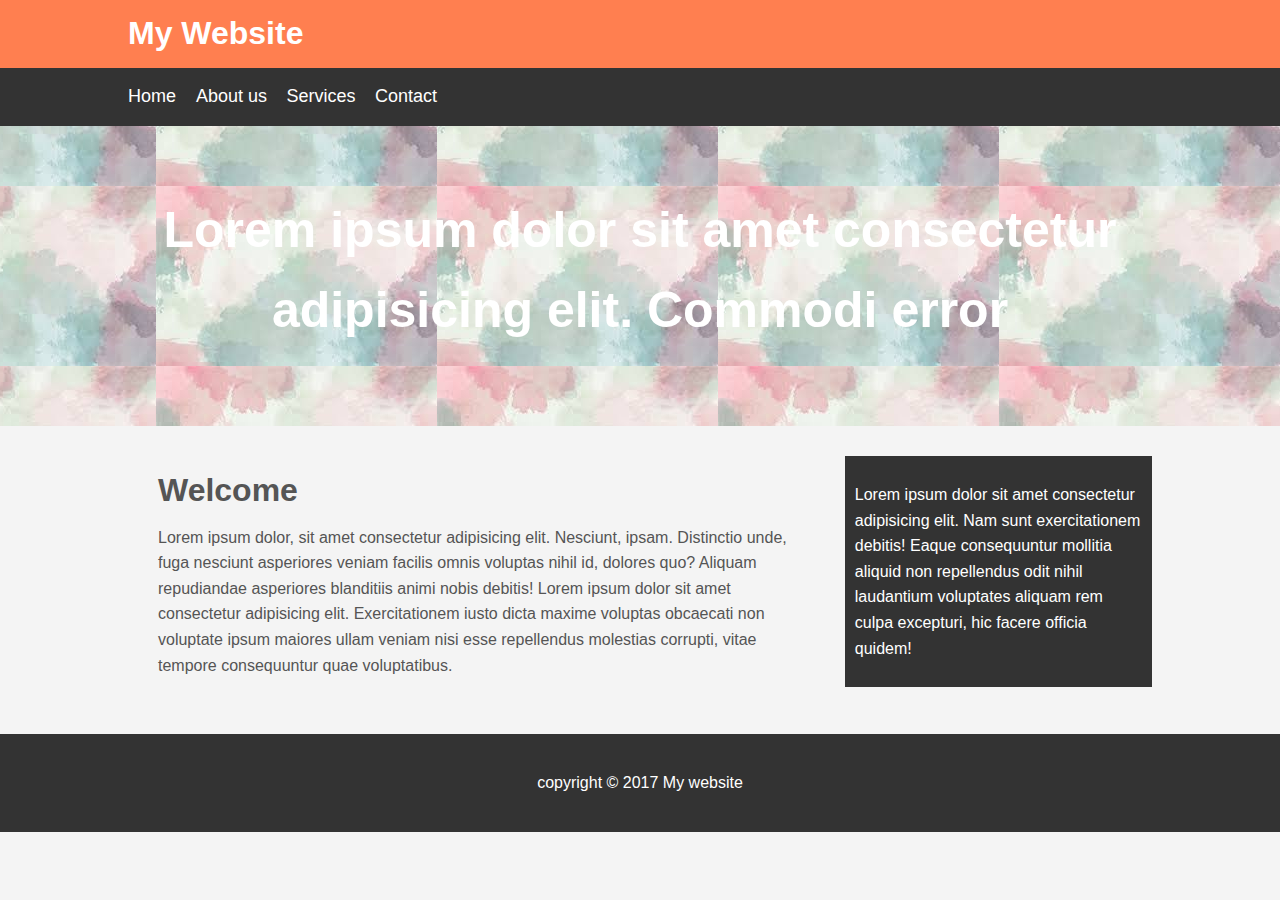
<file: 2. CSS crash course/project/webpage/index.html>
<!DOCTYPE html>
<html lang="en">
  <head>
    <meta charset="UTF-8" />
    <meta http-equiv="X-UA-Compatible" content="IE=edge" />
    <meta name="viewport" content="width=device-width, initial-scale=1.0" />
    <title>My Website</title>
    <link rel="stylesheet" href="style.css" />
  </head>
  <body>
    <header id="main-header">
      <div class="container">
        <h1>My Website</h1>
      </div>
    </header>
    <nav id="navbar">
      <div class="container">
        <ul>
          <li><a href="#"> Home </a></li>
          <li><a href="#">About us</a></li>
          <li><a href="#">Services</a></li>
          <li><a href="#">Contact </a></li>
        </ul>
      </div>
    </nav>

    <section id="showcase">
      <div class="container">
        <h1>
          Lorem ipsum dolor sit amet consectetur adipisicing elit. Commodi error
        </h1>
      </div>
    </section>

    <div class="container">
      <section id="main">
        <h1>Welcome</h1>
        <p>
          Lorem ipsum dolor, sit amet consectetur adipisicing elit. Nesciunt,
          ipsam. Distinctio unde, fuga nesciunt asperiores veniam facilis omnis
          voluptas nihil id, dolores quo? Aliquam repudiandae asperiores
          blanditiis animi nobis debitis! Lorem ipsum dolor sit amet consectetur
          adipisicing elit. Exercitationem iusto dicta maxime voluptas obcaecati
          non voluptate ipsum maiores ullam veniam nisi esse repellendus
          molestias corrupti, vitae tempore consequuntur quae voluptatibus.
        </p>
      </section>

      <aside id="sidebar">
        <p>
          Lorem ipsum dolor sit amet consectetur adipisicing elit. Nam sunt
          exercitationem debitis! Eaque consequuntur mollitia aliquid non
          repellendus odit nihil laudantium voluptates aliquam rem culpa
          excepturi, hic facere officia quidem!
        </p>
      </aside>
    </div>

    <footer id="main-footer">
      <p>copyright &copy; 2017 My website</p>
    </footer>
  </body>
</html>
</file>
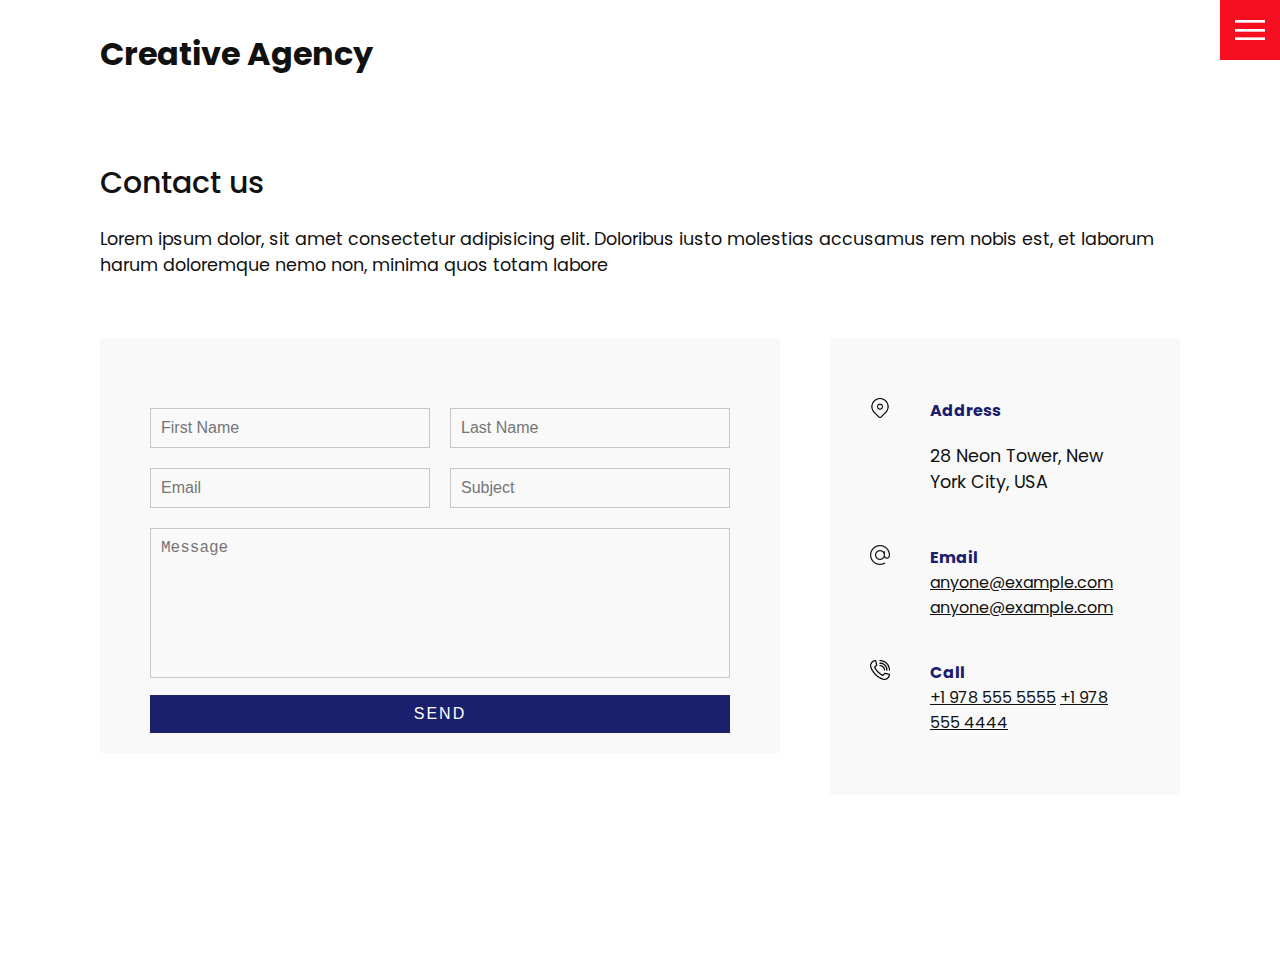
<file: 3.Practice website using html and css/contact.html>
<!DOCTYPE html>
<html lang="en">
  <head>
    <meta charset="UTF-8" />
    <meta http-equiv="X-UA-Compatible" content="IE=edge" />
    <meta name="viewport" content="width=device-width, initial-scale=1.0" />
    <link rel="stylesheet" href="css/style.css" />
    <title>Creative Agency</title>
  </head>
  <body>
    <header>
      <div class="logo">Creative Agency</div>
      <div class="toggle"></div>
      <div class="navigation">
        <ul>
          <li><a href="index.html">Home</a></li>
          <li><a href="services.html">Services</a></li>
          <li><a href="work.html">Work</a></li>
          <li><a href="contact.html">Contact</a></li>
        </ul>
        <div class="social-bar">
          <ul>
            <li>
              <a href="https://facebook.com">
                <img src="images/facebook.png" target="_blank" alt="" />
              </a>
            </li>
            <li>
              <a href="https://twitter.com">
                <img src="images/twitter.png" target="_blank" alt="" />
              </a>
            </li>
            <li>
              <a href="https://instagram.com">
                <img src="images/instagram.png" target="_blank" alt="" />
              </a>
            </li>
          </ul>
          <a href="mailto:you@email.com" class="email-icon">
            <img src="images/email.png" alt="" />
          </a>
        </div>
      </div>
    </header>

    <section>
      <div class="title">
        <h1>Contact us</h1>
        <p>
          Lorem ipsum dolor, sit amet consectetur adipisicing elit. Doloribus
          iusto molestias accusamus rem nobis est, et laborum harum doloremque
          nemo non, minima quos totam labore
        </p>
      </div>
      <div class="contact">
        <div class="contact-form">
          <form>
            <div class="row">
              <div class="input50">
                <input type="text" placeholder="First Name" />
              </div>
              <div class="input50">
                <input type="text" placeholder="Last Name" />
              </div>
            </div>
            <div class="row">
              <div class="input50">
                <input type="text" placeholder="Email" />
              </div>
              <div class="input50">
                <input type="text" placeholder="Subject" />
              </div>
            </div>
            <div class="row">
              <div class="input100">
                <textarea placeholder="Message"></textarea>
              </div>
            </div>
            <div class="row">
              <div class="input100">
                <input type="submit" value="Send" />
              </div>
            </div>
          </form>
        </div>

        <div class="contact-info">
          <div class="info-box">
            <img src="images/address.png" class="contact-icon" alt="" />
            <div class="details">
              <h4>Address</h4>
              <p>28 Neon Tower, New York City, USA</p>
            </div>
          </div>
          <div class="info-box">
            <img src="images/email.png" class="contact-icon" alt="" />
            <div class="details">
              <h4>Email</h4>
              <a href="mailto:anyone@example.com">anyone@example.com</a>
              <a href="mailto:anyone@example.com">anyone@example.com</a>
            </div>
          </div>
          <div class="info-box">
            <img src="images/call.png" class="contact-icon" alt="" />
            <div class="details">
              <h4>Call</h4>
              <a href="tel:+19785555555">+1 978 555 5555</a>
              <a href="tel:+19784444444">+1 978 555 4444</a>
            </div>
          </div>
        </div>
      </div>
    </section>

    <script src="js/script.js"></script>
  </body>
</html>
</file>
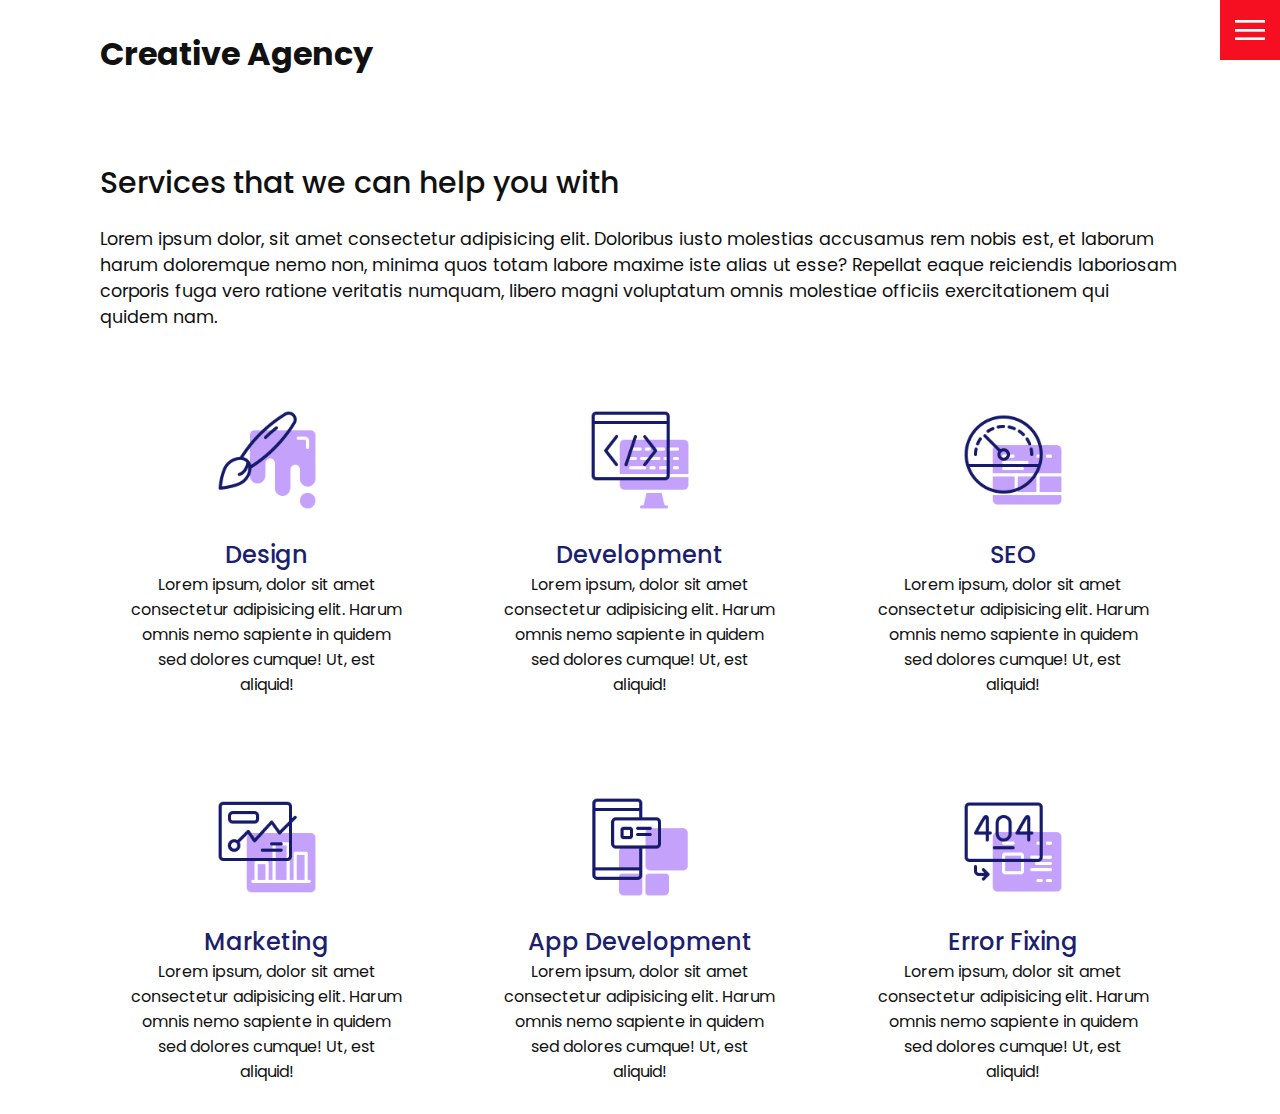
<file: 3.Practice website using html and css/services.html>
<!DOCTYPE html>
<html lang="en">
  <head>
    <meta charset="UTF-8" />
    <meta http-equiv="X-UA-Compatible" content="IE=edge" />
    <meta name="viewport" content="width=device-width, initial-scale=1.0" />
    <link rel="stylesheet" href="css/style.css" />
    <title>Creative Agency</title>
  </head>
  <body>
    <header>
      <div class="logo">Creative Agency</div>
      <div class="toggle"></div>
      <div class="navigation">
        <ul>
          <li><a href="index.html">Home</a></li>
          <li><a href="services.html">Services</a></li>
          <li><a href="work.html">Work</a></li>
          <li><a href="contact.html">Contact</a></li>
        </ul>
        <div class="social-bar">
          <ul>
            <li>
              <a href="https://facebook.com">
                <img src="images/facebook.png" target="_blank" alt="" />
              </a>
            </li>
            <li>
              <a href="https://twitter.com">
                <img src="images/twitter.png" target="_blank" alt="" />
              </a>
            </li>
            <li>
              <a href="https://instagram.com">
                <img src="images/instagram.png" target="_blank" alt="" />
              </a>
            </li>
          </ul>
          <a href="mailto:you@email.com" class="email-icon">
            <img src="images/email.png" alt="" />
          </a>
        </div>
      </div>
    </header>

    <section>
      <div class="title">
        <h1>Services that we can help you with</h1>
        <p>
          Lorem ipsum dolor, sit amet consectetur adipisicing elit. Doloribus
          iusto molestias accusamus rem nobis est, et laborum harum doloremque
          nemo non, minima quos totam labore maxime iste alias ut esse? Repellat
          eaque reiciendis laboriosam corporis fuga vero ratione veritatis
          numquam, libero magni voluptatum omnis molestiae officiis
          exercitationem qui quidem nam.
        </p>
      </div>
      <div class="services">
        <div class="service">
          <div class="icon">
            <img src="images/001.png" alt="" />
          </div>
          <h2>Design</h2>
          Lorem ipsum, dolor sit amet consectetur adipisicing elit. Harum omnis
          nemo sapiente in quidem sed dolores cumque! Ut, est aliquid!
        </div>
        <div class="service">
          <div class="icon">
            <img src="images/002.png" alt="" />
          </div>
          <h2>Development</h2>
          Lorem ipsum, dolor sit amet consectetur adipisicing elit. Harum omnis
          nemo sapiente in quidem sed dolores cumque! Ut, est aliquid!
        </div>
        <div class="service">
          <div class="icon">
            <img src="images/003.png" alt="" />
          </div>
          <h2>SEO</h2>
          Lorem ipsum, dolor sit amet consectetur adipisicing elit. Harum omnis
          nemo sapiente in quidem sed dolores cumque! Ut, est aliquid!
        </div>
        <div class="service">
          <div class="icon">
            <img src="images/004.png" alt="" />
          </div>
          <h2>Marketing</h2>
          Lorem ipsum, dolor sit amet consectetur adipisicing elit. Harum omnis
          nemo sapiente in quidem sed dolores cumque! Ut, est aliquid!
        </div>
        <div class="service">
          <div class="icon">
            <img src="images/005.png" alt="" />
          </div>
          <h2>App Development</h2>
          Lorem ipsum, dolor sit amet consectetur adipisicing elit. Harum omnis
          nemo sapiente in quidem sed dolores cumque! Ut, est aliquid!
        </div>
        <div class="service">
          <div class="icon">
            <img src="images/006.png" alt="" />
          </div>
          <h2>Error Fixing</h2>
          Lorem ipsum, dolor sit amet consectetur adipisicing elit. Harum omnis
          nemo sapiente in quidem sed dolores cumque! Ut, est aliquid!
        </div>
      </div>
    </section>

    <script src="js/script.js"></script>
  </body>
</html>
</file>
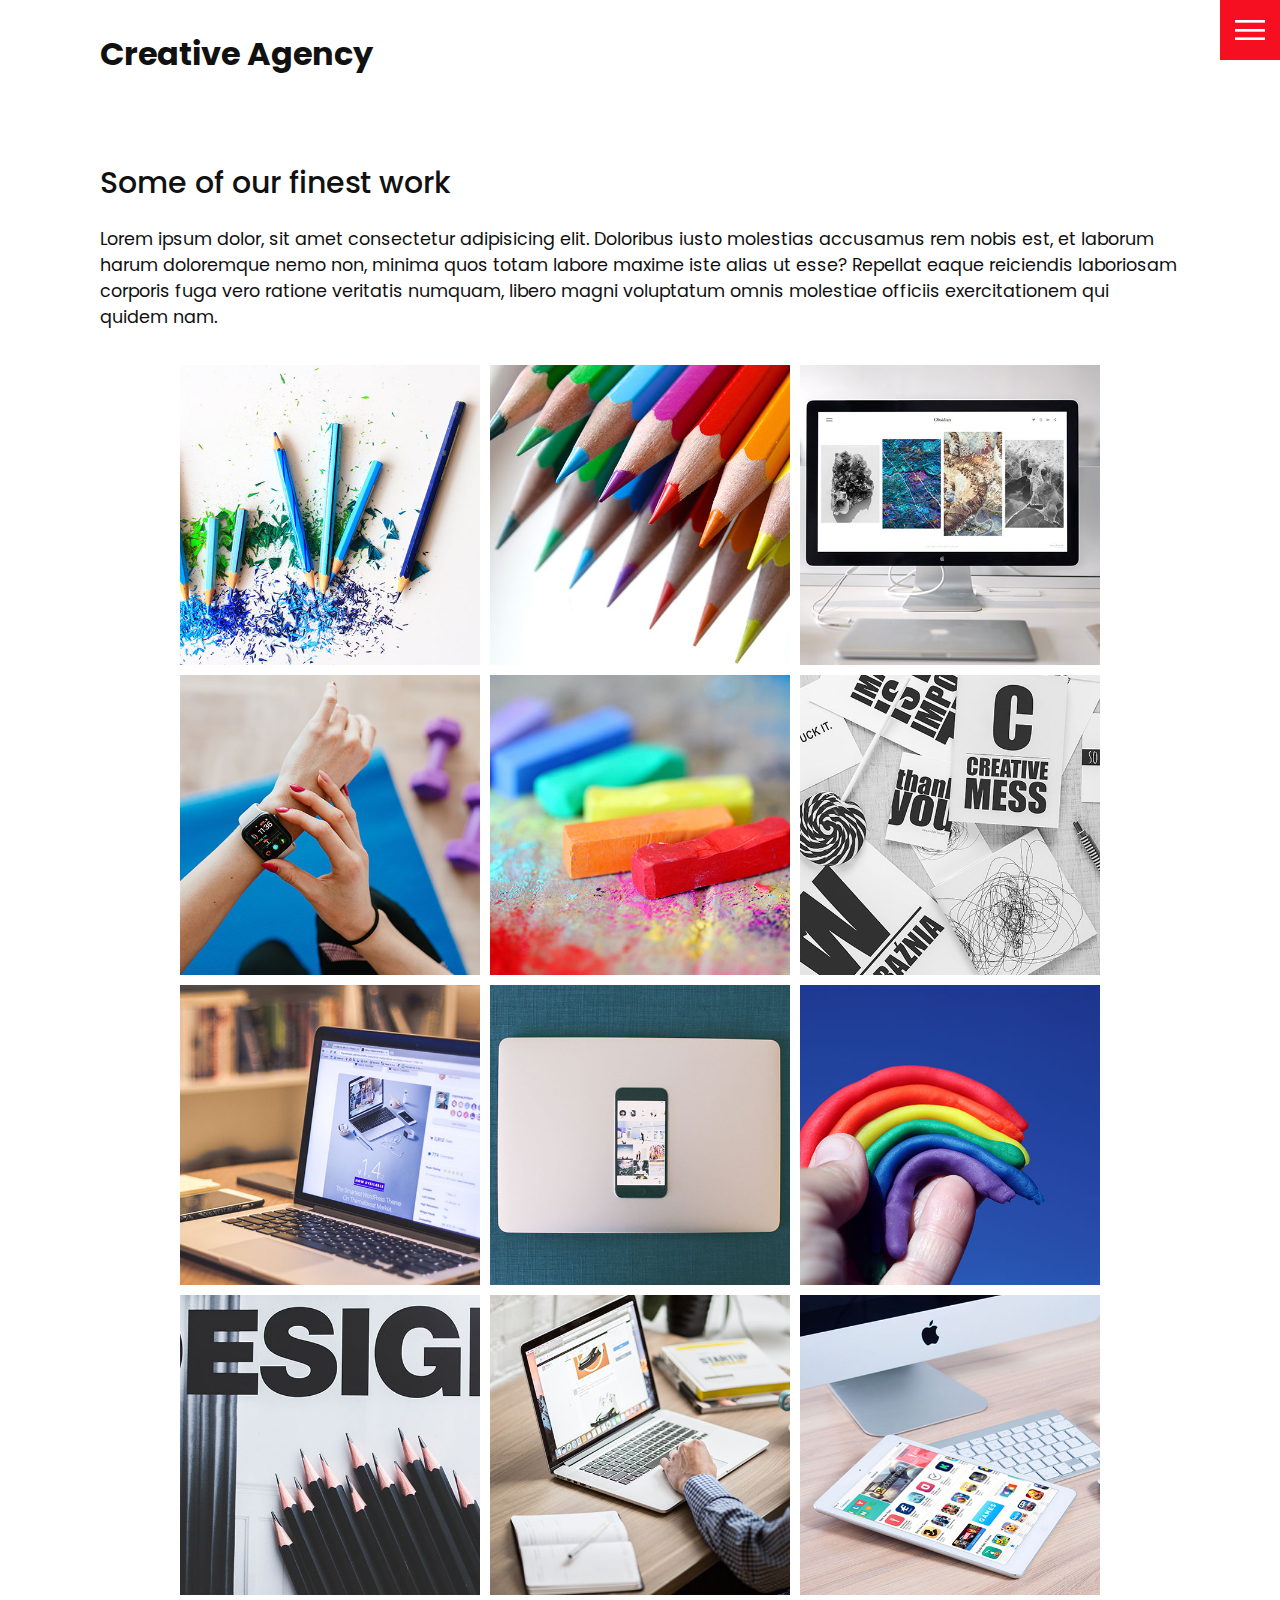
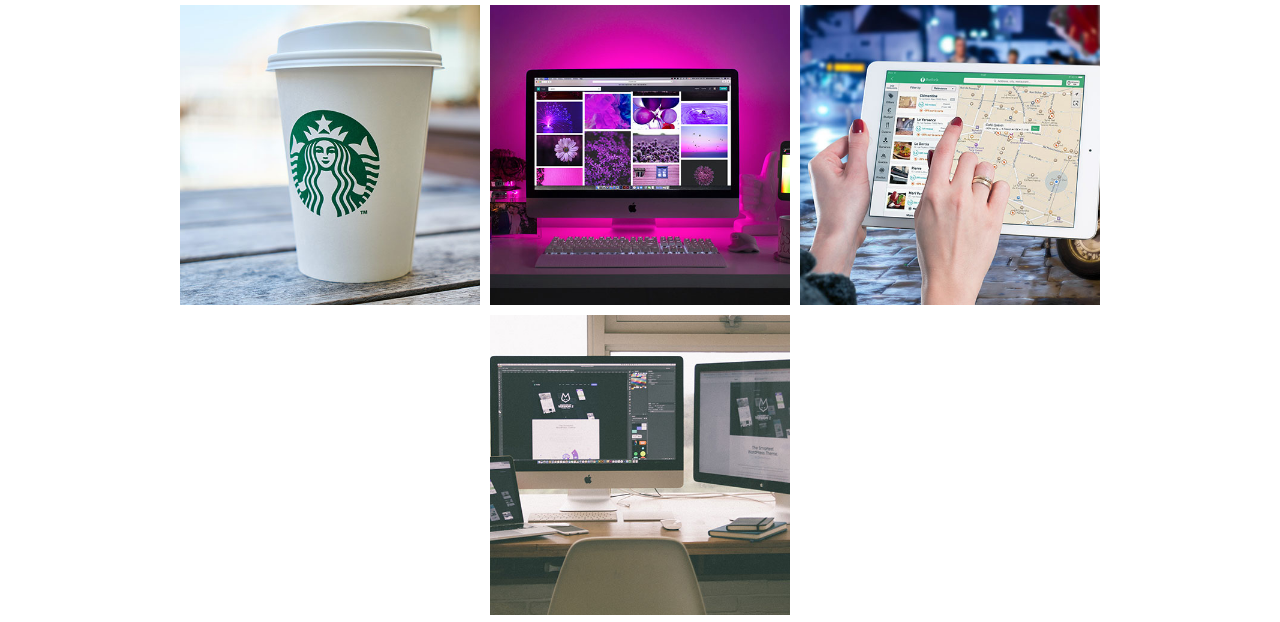
<file: 3.Practice website using html and css/work.html>
<!DOCTYPE html>
<html lang="en">
  <head>
    <meta charset="UTF-8" />
    <meta http-equiv="X-UA-Compatible" content="IE=edge" />
    <meta name="viewport" content="width=device-width, initial-scale=1.0" />
    <link rel="stylesheet" href="css/style.css" />
    <title>Creative Agency</title>
  </head>
  <body>
    <header>
      <div class="logo">Creative Agency</div>
      <div class="toggle"></div>
      <div class="navigation">
        <ul>
          <li><a href="index.html">Home</a></li>
          <li><a href="services.html">Services</a></li>
          <li><a href="work.html">Work</a></li>
          <li><a href="contact.html">Contact</a></li>
        </ul>
        <div class="social-bar">
          <ul>
            <li>
              <a href="https://facebook.com">
                <img src="images/facebook.png" target="_blank" alt="" />
              </a>
            </li>
            <li>
              <a href="https://twitter.com">
                <img src="images/twitter.png" target="_blank" alt="" />
              </a>
            </li>
            <li>
              <a href="https://instagram.com">
                <img src="images/instagram.png" target="_blank" alt="" />
              </a>
            </li>
          </ul>
          <a href="mailto:you@email.com" class="email-icon">
            <img src="images/email.png" alt="" />
          </a>
        </div>
      </div>
    </header>

    <section>
      <div class="title">
        <h1>Some of our finest work</h1>
        <p>
          Lorem ipsum dolor, sit amet consectetur adipisicing elit. Doloribus
          iusto molestias accusamus rem nobis est, et laborum harum doloremque
          nemo non, minima quos totam labore maxime iste alias ut esse? Repellat
          eaque reiciendis laboriosam corporis fuga vero ratione veritatis
          numquam, libero magni voluptatum omnis molestiae officiis
          exercitationem qui quidem nam.
        </p>
      </div>

      <div class="portfolio">
        <div class="item">
          <img src="images/portfolio-item1.jpg" alt="" />
          <div class="action">
            <a href="#">Launch</a>
          </div>
        </div>
        <div class="item">
          <img src="images/portfolio-item2.jpg" alt="" />
          <div class="action">
            <a href="#">Launch</a>
          </div>
        </div>
        <div class="item">
          <img src="images/portfolio-item3.jpg" alt="" />
          <div class="action">
            <a href="#">Launch</a>
          </div>
        </div>
        <div class="item">
          <img src="images/portfolio-item4.jpg" alt="" />
          <div class="action">
            <a href="#">Launch</a>
          </div>
        </div>
        <div class="item">
          <img src="images/portfolio-item5.jpg" alt="" />
          <div class="action">
            <a href="#">Launch</a>
          </div>
        </div>
        <div class="item">
          <img src="images/portfolio-item6.jpg" alt="" />
          <div class="action">
            <a href="#">Launch</a>
          </div>
        </div>
        <div class="item">
          <img src="images/portfolio-item7.jpg" alt="" />
          <div class="action">
            <a href="#">Launch</a>
          </div>
        </div>
        <div class="item">
          <img src="images/portfolio-item8.jpg" alt="" />
          <div class="action">
            <a href="#">Launch</a>
          </div>
        </div>
        <div class="item">
          <img src="images/portfolio-item9.jpg" alt="" />
          <div class="action">
            <a href="#">Launch</a>
          </div>
        </div>
        <div class="item">
          <img src="images/portfolio-item10.jpg" alt="" />
          <div class="action">
            <a href="#">Launch</a>
          </div>
        </div>
        <div class="item">
          <img src="images/portfolio-item11.jpg" alt="" />
          <div class="action">
            <a href="#">Launch</a>
          </div>
        </div>
        <div class="item">
          <img src="images/portfolio-item12.jpg" alt="" />
          <div class="action">
            <a href="#">Launch</a>
          </div>
        </div>
        <div class="item">
          <img src="images/portfolio-item13.jpg" alt="" />
          <div class="action">
            <a href="#">Launch</a>
          </div>
        </div>
        <div class="item">
          <img src="images/portfolio-item14.jpg" alt="" />
          <div class="action">
            <a href="#">Launch</a>
          </div>
        </div>
        <div class="item">
          <img src="images/portfolio-item15.jpg" alt="" />
          <div class="action">
            <a href="#">Launch</a>
          </div>
        </div>
        <div class="item">
          <img src="images/portfolio-item16.jpg" alt="" />
          <div class="action">
            <a href="#">Launch</a>
          </div>
        </div>
      </div>
    </section>

    <script src="js/script.js"></script>
  </body>
</html>
</file>
<file: 10. JS todo App/style.css>
:root {
  --dark: #374151;
  --darker: #1f2937;
  --darkest: #111827;
  --grey: #6b7280;
  --pink: #ec4899;
  --purple: #8b5cf6;
  --light: #eee;
}

* {
  margin: 0;
  box-sizing: border-box;
  font-family: 'Fira sans', sans-serif;
}

body {
  display: flex;
  flex-direction: column;
  min-height: 100vh;
  color: #fff;
  background-color: var(--dark);
}

header {
  padding: 2rem 1rem;
  max-width: 800px;
  width: 100%;
  margin: 0 auto;
}

header h1 {
  font-size: 2.5rem;
  font-weight: 300;
  color: var(--grey);
  margin-bottom: 1rem;
}

#new-task-form {
  display: flex;
}

input,
button {
  appearance: none;
  border: none;
  outline: none;
  background: none;
}

#new-task-input {
  flex: 1 1 0%;
  background-color: var(--darker);
  padding: 1rem;
  border-radius: 1rem;
  margin-right: 1rem;
  color: var(--light);
  font-size: 1.25rem;
}

#new-task-input::placeholder {
  color: var(--grey);
}

#new-task-submit {
  color: var(--pink);
  font-size: 1.25rem;
  font-weight: 700;
  background-image: linear-gradient(to right, var(--pink), var(--purple));
  -webkit-background-clip: text;
  -webkit-text-fill-color: transparent;
  cursor: pointer;
  transition: 0.4s;
}

#new-task-submit:hover {
  opacity: 0.8;
}

#new-task-submit:active {
  opacity: 0.6;
}

main {
  flex: 1 1 0%;
  max-width: 800px;
  width: 100%;
  margin: 0 auto;
}

.task-list {
  padding: 1rem;
}

.task-list h2 {
  font-size: 1.5rem;
  font-weight: 300;
  color: var(--grey);
  margin-bottom: 1rem;
}

#tasks .task {
  display: flex;
  justify-content: space-between;
  background-color: var(--darkest);
  padding: 1rem;
  border-radius: 1rem;
  margin-bottom: 1rem;
}

.task .content {
  flex: 1 1 0%;
}

.task .content .text {
  color: var(--light);
  font-size: 1.125rem;
  width: 100%;
  display: block;
  transition: 0.4s;
}

.task .content .text:not(:read-only) {
  color: var(--pink);
}

.task .actions {
  display: flex;
  margin: 0 -0.5rem;
}

.task .actions button {
  cursor: pointer;
  margin: 0 0.5rem;
  font-size: 1.125rem;
  font-weight: 700;
  text-transform: uppercase;
  transition: 0.4s;
}

.task .actions button:hover {
  opacity: 0.8;
}

.task .actions button:active {
  opacity: 0.6;
}

.task .actions .edit {
  background-image: linear-gradient(to right, var(--pink), var(--purple));
  -webkit-background-clip: text;
  -webkit-text-fill-color: transparent;
}

.task .actions .delete {
  color: crimson;
}
</file>
<file: 3.Practice website using html and css/css/style.css>
@import url('https://fonts.googleapis.com/css?family=Poppins:200,300,400,500,600,700,800,900&display=swap');

:root {
  --primary-color: #f60f20;
  --secondary-color: #1b206e;
}

/* BASE STYLES */
* {
  box-sizing: border-box;
  margin: 0;
  padding: 0;
}

html,
body {
  font-family: 'Poppins', sans-serif;
  color: #111;
}

h1 {
  font-size: 30px;
  font-weight: 500;
}

p {
  margin: 20px 0 10px;
  font-size: 1.1rem;
}

section {
  display: flex;
  flex-direction: column;
  height: 100vh;
  align-items: center;
  padding: 100px;
  margin-top: 60px;
}

section.home {
  flex-direction: row;
  margin-top: 0;
}

/* BUTTON */
.btn {
  cursor: pointer;
  display: inline-block;
  background: var(--primary-color);
  color: #fff;
  text-decoration: none;
  padding: 10px 30px;
  margin: 20px 0;
  border: 0;
}

.btn:hover {
  transform: scale(0.98);
}

.logo {
  position: absolute;
  top: 30px;
  left: 100px;
  font-size: 2rem;
  font-weight: 700;
  z-index: 20;
}

/* TOGGLE */
.toggle {
  position: fixed;
  top: 0;
  right: 0;
  width: 60px;
  height: 60px;
  background: var(--primary-color) url(../images/menu.png);
  background-size: 30px;
  background-position: center;
  background-repeat: no-repeat;
  z-index: 20;
  cursor: pointer;
}

.toggle.active {
  background: var(--primary-color) url(../images/close.png);
  background-size: 25px;
  background-position: center;
  background-repeat: no-repeat;
}

/* NAVIGATION */
.navigation {
  position: fixed;
  top: 0;
  left: 100%;
  width: 100%;
  height: 100%;
  background-color: #fff;
  z-index: 15;
  display: flex;
  justify-content: center;
  align-items: center;
}

.navigation.active {
  left: 0;
}

.navigation ul {
  position: relative;
}

.navigation ul li {
  position: relative;
  list-style: none;
  text-align: center;
}

.navigation ul li a {
  font-size: 2.2rem;
  color: #111;
  text-decoration: none;
  font-weight: 300;
}

.navigation ul li a:hover {
  color: var(--primary-color);
}

.navigation .social-bar {
  position: absolute;
  top: 0;
  left: 0;
  width: 60px;
  height: 100%;
  display: flex;
  justify-content: center;
  align-items: center;
}

.navigation .social-bar a {
  display: inline-block;
  transform: scale(0.5);
}

.navigation .email-icon {
  position: absolute;
  bottom: 20px;
  transform: scale(0.5);
}

/* HOMEPAGE */
.home-content {
  position: relative;
  z-index: 10;
  max-width: 600px;
}

.home-img {
  position: absolute;
  bottom: 0;
  right: 0;
  height: 110%;
}

/* SERVICES PAGE */
.services {
  margin-top: 40px;
  display: grid;
  grid-template-columns: repeat(3, 1fr);
  gap: 40px;
  text-align: center;
}

.services .service {
  padding: 30px;
}

.services .service:hover {
  box-shadow: 0 10px 30px rgba(0, 0, 0, 0.1);
}

.services .service h2 {
  font-size: 24px;
  font-weight: 500;
  margin-top: 20px;
  color: var(--secondary-color);
}

.services .service .icon img {
  max-width: 100px;
}

/* WORK PAGE */
.portfolio {
  display: flex;
  flex-wrap: wrap;
  justify-content: center;
  margin-top: 20px;
}

.portfolio .item {
  position: relative;
  width: 300px;
  height: 300px;
  margin: 5px;
}

.portfolio .item img {
  width: 100%;
  height: 100%;
}

.portfolio .item .action {
  position: absolute;
  top: 0;
  left: 0;
  width: 100%;
  height: 100%;
  background: rgba(0, 0, 0, 0.8);
  display: flex;
  justify-content: center;
  align-items: center;
  opacity: 0;
  transition: 0.5s;
}

.portfolio .item:hover .action {
  opacity: 1;
}

.portfolio .item .action a {
  display: inline-block;
  color: #fff;
  text-decoration: none;
  border: 1px solid #fff;
  padding: 5px 15px;
}

/* CONTACT */
.contact {
  position: relative;
  width: 100%;
  margin-top: 50px;
  display: flex;
  justify-content: space-between;
  align-items: flex-start;
}

.contact-form {
  position: relative;
  background: #f9f9f9;
  width: calc(100% - 400px);
  padding: 60px 40px 20px;
}

.contact-form form {
  width: 100%;
}

.contact-form .row {
  width: 100%;
  display: flex;
}

.contact-form .input50 {
  width: 50%;
  margin: 0 10px;
}

.contact-form .input100 {
  width: 100%;
  margin: 0 10px;
}

.contact-form .row input,
.contact-form .row textarea {
  position: relative;
  border: 1px solid rgba(0, 0, 0, 0.2);
  color: #111;
  background: transparent;
  width: 100%;
  padding: 10px;
  outline: none;
  font-size: 16px;
  font-weight: 300;
  margin: 10px 0;
  resize: none;
}

.contact-form .row textarea {
  height: 150px;
}

.contact-form .row input[type='submit'] {
  background-color: var(--secondary-color);
  color: #fff;
  margin: 0;
  text-transform: uppercase;
  letter-spacing: 2px;
  font-weight: 300;
  border: 0;
  cursor: pointer;
}

.contact-info {
  width: 350px;
  background: #f9f9f9;
  padding: 60px 40px 20px;
}

.contact-info .info-box {
  display: flex;
  align-items: flex-start;
  margin-bottom: 40px;
}

.contact-info .info-box .contact-icon {
  width: 20px;
  margin-right: 40px;
}

.contact-info .info-box .details h4 {
  color: var(--secondary-color);
}

.contact-info .info-box .details p,
.contact-info .info-box .details a {
  color: #111;
}

@media (max-width: 1068px) {
  .home-img {
    display: none;
  }

  .logo {
    top: 10px;
    left: 40px;
    font-size: 1.5rem;
  }

  section {
    padding: 100px 40px;
  }

  .navigation ul li a {
    font-size: 2rem;
  }

  .services {
    grid-template-columns: repeat(2, 1fr);
  }

  .contact {
    flex-direction: column;
  }

  .contact-form {
    width: 100%;
    padding: 30px 30px 20px;
  }

  .contact-form .row {
    flex-direction: column;
  }

  .contact-form .input50,
  .contact-form .input100 {
    width: 100%;
    margin: 0;
  }

  .contact-info {
    width: 100%;
    margin-top: 20px;
    padding: 30px 30px 20px;
  }
}

@media (max-width: 768px) {
  .services {
    grid-template-columns: 1fr;
  }

  .services .service {
    box-shadow: 0 10px 30px rgba(0, 0, 0, 0.1);
  }
}
</file>
<file: 4. Flex box/cheat Sheet/style.css>
* {
  box-sizing: border-box;
  margin: 0;
  padding: 0;
}

body {
  font-family: Arial, Helvetica, sans-serif;
}

.flex-container {
  /*  height: 500px;   */
  display: flex;
  /* flex-direction: column;  */
  background-color: #f4f4f4;

  /* for main axis --- horizontal by default 
  justify-content: start;  */

  /*always on the cross axis 
  align-items: start;   */

  /* flex-wrap: wrap;   ---- helps to make responsive that the items that acn not fit will move to the next line */
}

.item {
  /*basis is about the width of the flex container */
  /* flex property a combination of flex grow shrink basis */
  flex: 1 0 100px;

  /* even a short hand to this is to use this */
  flex: 1;

  height: 100px;
  background-color: #254de4;
  color: #fff;
  margin: 10px;

  display: flex;
  justify-content: center;
  align-items: center;
}

/*.item:nth-child(1) {
  align-self: start;
  order: 2; 
  flex-grow: 1;  
  flex-shrink: 1;  
}

.item:nth-child(2) {
   align-self: center; 
  order: 1;  
  flex-grow: 2;  
  flex-shrink: 2;  
}

.item:nth-child(3) {
  align-self: end;
  order: 3;  
  flex-grow: 1;   
  flex-shrink: 2;  
}
*/
</file>
<file: 4. Flex box/project/style.css>
* {
  box-sizing: border-box;
  margin: 0;
  padding: 0;
}

body {
  font-family: Arial, Helvetica, sans-serif;
  font-size: 16px;
  line-height: 1.5;
  color: #333;
  background-color: #a1c3ff;
}

img {
  max-width: 100%;
}

h1,
h2 {
  margin-bottom: 15px;
}

ul {
  list-style-type: none;
}

.container {
  max-width: 1100px;
  margin: 0 auto;
  padding: 0 30px;
}

.navbar {
  background: #3474e6;
  color: #fff;
  height: 60px;
}

.navbar .logo {
  font-size: x-large;
  font-weight: bold;
}

.navbar .container {
  display: flex;
  justify-content: space-between;
  align-items: center;
  height: 100%;
}

.navbar a {
  color: #fff;
  text-decoration: none;
  font-size: 18px;
  font-weight: bold;
}

.navbar a:hover {
  color: lightblue;
}
.navbar ul {
  display: flex;
}

.navbar ul li {
  margin-left: 20px;
}

.header {
  background-color: #0151cc;
  color: #fff;
  min-height: 400px;
}

.header h1 {
  font-size: 3rem;
  font-weight: bold;
  line-height: 1.2;
}

.header img {
  max-width: 400px;
}

.header .container {
  display: flex;
  align-items: center;
  justify-content: space-between;
}

.boxes .container {
  display: flex;
  justify-content: space-between;
}

.box {
  flex: 1;
  background: #0a51cc;
  color: #fff;
  border-radius: 10px;
  margin: 20px 10px;
  box-shadow: 0 3px 5px rgba(0, 0, 0, 0.6);
  padding: 15px 20px;
}

.box {
  margin-right: 10px;
}

@media (max-width: 768px) {
  .header .container {
    flex-direction: column;
    padding-top: 20px;
    text-align: center;
  }

  .boxes .container {
    display: block;
    text-align: center;
  }
}
</file>
<file: 5. Sass/intro practice/SCSS/main.css>
body {
  background: #272727;
  color: #fff;
}

.main {
  display: flex;
  justify-content: center;
  align-items: center;
  flex-direction: row;
  width: 40%;
  margin: 0 auto;
}
.main .main__paragraph1, .main .main__paragraph2 {
  font-weight: 400;
}
.main .main__paragraph1:hover, .main .main__paragraph2:hover {
  color: pink;
}
.main .main__paragraph2:hover {
  color: #ff652f;
}
@media (max-width: 800px) {
  .main {
    flex-direction: column;
  }
}

.light {
  background: white;
  color: black;
}/*# sourceMappingURL=main.css.map */
</file>
<file: 8.JavaScript DOM manipulation/practice/style.css>
@import url("https://fonts.googleapis.com/css?family=Press+Start+2P&display=swap");

* {
  margin: 0;
  padding: 0;
  box-sizing: inherit;
}

html {
  font-size: 62.5%;
  box-sizing: border-box;
}

body {
  font-family: "Press Start 2P", sans-serif;
  color: #eee;
  background-color: #222;
  /* background-color: #60b347; */
}

/* LAYOUT */
header {
  position: relative;
  height: 35vh;
  border-bottom: 7px solid #eee;
}

main {
  height: 65vh;
  color: #eee;
  display: flex;
  align-items: center;
  justify-content: space-around;
}

.left {
  width: 52rem;
  display: flex;
  flex-direction: column;
  align-items: center;
}

.right {
  width: 52rem;
  font-size: 2rem;
}

/* ELEMENTS STYLE */
h1 {
  font-size: 4rem;
  text-align: center;
  position: absolute;
  width: 100%;
  top: 52%;
  left: 50%;
  transform: translate(-50%, -50%);
}

.number {
  background: #eee;
  color: #333;
  font-size: 6rem;
  width: 15rem;
  padding: 3rem 0rem;
  text-align: center;
  position: absolute;
  bottom: 0;
  left: 50%;
  transform: translate(-50%, 50%);
}

.between {
  font-size: 1.4rem;
  position: absolute;
  top: 2rem;
  right: 2rem;
}

.again {
  position: absolute;
  top: 2rem;
  left: 2rem;
}

.guess {
  background: none;
  border: 4px solid #eee;
  font-family: inherit;
  color: inherit;
  font-size: 5rem;
  padding: 2.5rem;
  width: 25rem;
  text-align: center;
  display: block;
  margin-bottom: 3rem;
}

.btn {
  border: none;
  background-color: #eee;
  color: #222;
  font-size: 2rem;
  font-family: inherit;
  padding: 2rem 3rem;
  cursor: pointer;
}

.btn:hover {
  background-color: #ccc;
}

.message {
  margin-bottom: 8rem;
  height: 3rem;
}

.label-score {
  margin-bottom: 2rem;
}
</file>
<file: 2. CSS crash course/project/cheatsheet/style.css>
/* 
*{
  margin: 0px;
  padding: 0px;
}
*/

body {
  background-color: #f4f4f4;
  color: #555555;

  /*
  font-family: Arial, Helvetica, sans-serif;
  font-size: 16px;
  font-weight: normal;
 */

  /*-----Short Cut------*/

  font: normal 16px Arial, Helvetica, sans-serif;
  line-height: 1.6em;
  margin: 0;
}

.container {
  width: 80%;
  margin: auto;
}
.button {
  background-color: #333;
  color: #fff;
  padding: 10px 15px;
  border: none;
}

.button:hover {
  background-color: red;
  color: white;
}

.clr {
  clear: both;
}

.box-1 {
  background-color: #333;
  color: #fff;

  border-right: 5px solid red;
  border-left: 5px solid red;
  border-bottom: 5px solid red;
  border-top: 5px solid red;

  /*----- same as above ----*/
  border: 5px solid red;

  /*---- some extra styling ----------
  border-width: 3px;
  border-bottom-width: 7px;
  border-top-style: dotted;
  */

  padding-top: 20px;
  padding-bottom: 20px;
  padding-right: 20px;
  padding-left: 20px;

  /*----- same as above ----*/
  padding: 20px;

  margin-top: 20px;
  margin: 20px 0;
}

.box-1 h1 {
  font-family: Tahoma;
  font-weight: 800;
  font-style: italic;
  text-decoration: underline;
  text-transform: uppercase;
  letter-spacing: 0.2em;
  word-spacing: 1em;
}

.box-2 {
  border: 3px dotted #ccc;
  padding: 20px;
  margin: 20px 0; /* top and bottom    Left and right*/
}

a {
  text-decoration: none;
  color: #000;
}

a:hover {
  color: red;
}

a:active {
  color: green;
}

a:visited {
}
.categories {
  border: 1px solid #ccc;
  padding: 10px;
  border-radius: 15px;
}

.categories h2 {
  text-align: center;
}

.categories ul {
  padding: 0;
  padding-left: 20px;
  list-style: square;
  list-style: none;
}

.categories li {
  padding-bottom: 6px;
  border-bottom: 1px dotted #333;
  list-style-image: url(check.png);
}

.myForm {
  padding: 20px;
}

.myForm .form-group {
  padding-bottom: 15px;
}

.myForm label {
  display: block;
}

.mmyForm input[type="text"],
.myForm textarea {
  padding: 8px;
  width: 100%;
}

.block {
  float: left;
  width: 33.33%;
  border: 1px solid #ccc;
  padding: 10px;
  box-sizing: border-box;
}

#main-bar {
  float: left;
  width: 70%;
}

#sidebar {
  float: right;
  width: 30%;
  background-color: #333;
  color: #fff;
  padding: 15px;
  box-sizing: border-box;
}

.p-box {
  width: 800px;
  height: 500px;
  border: 1px solid #000;
  margin-top: 30px;
  position: relative;
  background-image: url(download.jpeg);
  background-position: 100px 200px;
  background-repeat: no-repeat;
  background-position: center top;
  background-size: cover;
}

.p-box h1 {
  position: absolute;
  top: 100px;
  left: 200px;
}

.p-box h2 {
  position: absolute;
  bottom: 40px;
  right: 100px;
}

.fix-me {
  position: fixed;
  top: 400px;
}

.my-list li:first-child {
  background: red;
}

.my-list li:last-child {
  background: blue;
}

.my-list li:nth-child(5) {
  background-color: yellow;
}

.my-list li:nth-child(even) {
  background-color: grey;
}
</file>
<file: 2. CSS crash course/project/webpage/style.css>
body {
  background-color: #f4f4f4;
  color: #555;
  font-family: Arial, Helvetica, sans-serif;
  font-size: 16px;
  line-height: 1.6em;
  margin: 0;
}

.container {
  width: 80%;
  margin: auto;
  overflow: hidden;
}

#main-header {
  background-color: coral;
  color: white;
}

#navbar {
  background-color: #333;
  color: white;
}

#navbar ul {
  padding: 0;
  list-style: none;
}

#navbar li {
  display: inline;
}

#navbar a {
  color: #fff;
  text-decoration: none;
  font-size: 18px;
  padding-right: 15px;
}

#showcase {
  background-image: url(download.jpeg);
  background-position: center right;
  min-height: 300px;
  margin-bottom: 30px;
  text-align: center;
}

#showcase h1 {
  color: #fff;
  font-size: 50px;
  line-height: 1.6em;
  padding-top: 30px;
}

#main {
  float: left;
  width: 70%;
  padding: 0 30px;
  box-sizing: border-box;
}

#sidebar {
  float: right;
  width: 30%;
  background-color: #333;
  color: #fff;
  padding: 10px;
  box-sizing: border-box;
}

#main-footer {
  background: #333;
  color: #fff;
  text-align: center;
  padding: 20px;
  margin-top: 40px;
}

@media (max-width: 600px) {
  #main {
    width: 100%;
    float: none;
  }
  #sidebar {
    width: 100%;
    float: none;
  }
}
</file>
<file: 6.TailwindCSS/css/main.css>
/*
! tailwindcss v3.0.23 | MIT License | https://tailwindcss.com
*/

/*
1. Prevent padding and border from affecting element width. (https://github.com/mozdevs/cssremedy/issues/4)
2. Allow adding a border to an element by just adding a border-width. (https://github.com/tailwindcss/tailwindcss/pull/116)
*/

*,
::before,
::after {
  box-sizing: border-box;
  /* 1 */
  border-width: 0;
  /* 2 */
  border-style: solid;
  /* 2 */
  border-color: #e5e7eb;
  /* 2 */
}

::before,
::after {
  --tw-content: '';
}

/*
1. Use a consistent sensible line-height in all browsers.
2. Prevent adjustments of font size after orientation changes in iOS.
3. Use a more readable tab size.
4. Use the user's configured `sans` font-family by default.
*/

html {
  line-height: 1.5;
  /* 1 */
  -webkit-text-size-adjust: 100%;
  /* 2 */
  -moz-tab-size: 4;
  /* 3 */
  -o-tab-size: 4;
     tab-size: 4;
  /* 3 */
  font-family: ui-sans-serif, system-ui, -apple-system, BlinkMacSystemFont, "Segoe UI", Roboto, "Helvetica Neue", Arial, "Noto Sans", sans-serif, "Apple Color Emoji", "Segoe UI Emoji", "Segoe UI Symbol", "Noto Color Emoji";
  /* 4 */
}

/*
1. Remove the margin in all browsers.
2. Inherit line-height from `html` so users can set them as a class directly on the `html` element.
*/

body {
  margin: 0;
  /* 1 */
  line-height: inherit;
  /* 2 */
}

/*
1. Add the correct height in Firefox.
2. Correct the inheritance of border color in Firefox. (https://bugzilla.mozilla.org/show_bug.cgi?id=190655)
3. Ensure horizontal rules are visible by default.
*/

hr {
  height: 0;
  /* 1 */
  color: inherit;
  /* 2 */
  border-top-width: 1px;
  /* 3 */
}

/*
Add the correct text decoration in Chrome, Edge, and Safari.
*/

abbr:where([title]) {
  -webkit-text-decoration: underline dotted;
          text-decoration: underline dotted;
}

/*
Remove the default font size and weight for headings.
*/

h1,
h2,
h3,
h4,
h5,
h6 {
  font-size: inherit;
  font-weight: inherit;
}

/*
Reset links to optimize for opt-in styling instead of opt-out.
*/

a {
  color: inherit;
  text-decoration: inherit;
}

/*
Add the correct font weight in Edge and Safari.
*/

b,
strong {
  font-weight: bolder;
}

/*
1. Use the user's configured `mono` font family by default.
2. Correct the odd `em` font sizing in all browsers.
*/

code,
kbd,
samp,
pre {
  font-family: ui-monospace, SFMono-Regular, Menlo, Monaco, Consolas, "Liberation Mono", "Courier New", monospace;
  /* 1 */
  font-size: 1em;
  /* 2 */
}

/*
Add the correct font size in all browsers.
*/

small {
  font-size: 80%;
}

/*
Prevent `sub` and `sup` elements from affecting the line height in all browsers.
*/

sub,
sup {
  font-size: 75%;
  line-height: 0;
  position: relative;
  vertical-align: baseline;
}

sub {
  bottom: -0.25em;
}

sup {
  top: -0.5em;
}

/*
1. Remove text indentation from table contents in Chrome and Safari. (https://bugs.chromium.org/p/chromium/issues/detail?id=999088, https://bugs.webkit.org/show_bug.cgi?id=201297)
2. Correct table border color inheritance in all Chrome and Safari. (https://bugs.chromium.org/p/chromium/issues/detail?id=935729, https://bugs.webkit.org/show_bug.cgi?id=195016)
3. Remove gaps between table borders by default.
*/

table {
  text-indent: 0;
  /* 1 */
  border-color: inherit;
  /* 2 */
  border-collapse: collapse;
  /* 3 */
}

/*
1. Change the font styles in all browsers.
2. Remove the margin in Firefox and Safari.
3. Remove default padding in all browsers.
*/

button,
input,
optgroup,
select,
textarea {
  font-family: inherit;
  /* 1 */
  font-size: 100%;
  /* 1 */
  line-height: inherit;
  /* 1 */
  color: inherit;
  /* 1 */
  margin: 0;
  /* 2 */
  padding: 0;
  /* 3 */
}

/*
Remove the inheritance of text transform in Edge and Firefox.
*/

button,
select {
  text-transform: none;
}

/*
1. Correct the inability to style clickable types in iOS and Safari.
2. Remove default button styles.
*/

button,
[type='button'],
[type='reset'],
[type='submit'] {
  -webkit-appearance: button;
  /* 1 */
  background-color: transparent;
  /* 2 */
  background-image: none;
  /* 2 */
}

/*
Use the modern Firefox focus style for all focusable elements.
*/

:-moz-focusring {
  outline: auto;
}

/*
Remove the additional `:invalid` styles in Firefox. (https://github.com/mozilla/gecko-dev/blob/2f9eacd9d3d995c937b4251a5557d95d494c9be1/layout/style/res/forms.css#L728-L737)
*/

:-moz-ui-invalid {
  box-shadow: none;
}

/*
Add the correct vertical alignment in Chrome and Firefox.
*/

progress {
  vertical-align: baseline;
}

/*
Correct the cursor style of increment and decrement buttons in Safari.
*/

::-webkit-inner-spin-button,
::-webkit-outer-spin-button {
  height: auto;
}

/*
1. Correct the odd appearance in Chrome and Safari.
2. Correct the outline style in Safari.
*/

[type='search'] {
  -webkit-appearance: textfield;
  /* 1 */
  outline-offset: -2px;
  /* 2 */
}

/*
Remove the inner padding in Chrome and Safari on macOS.
*/

::-webkit-search-decoration {
  -webkit-appearance: none;
}

/*
1. Correct the inability to style clickable types in iOS and Safari.
2. Change font properties to `inherit` in Safari.
*/

::-webkit-file-upload-button {
  -webkit-appearance: button;
  /* 1 */
  font: inherit;
  /* 2 */
}

/*
Add the correct display in Chrome and Safari.
*/

summary {
  display: list-item;
}

/*
Removes the default spacing and border for appropriate elements.
*/

blockquote,
dl,
dd,
h1,
h2,
h3,
h4,
h5,
h6,
hr,
figure,
p,
pre {
  margin: 0;
}

fieldset {
  margin: 0;
  padding: 0;
}

legend {
  padding: 0;
}

ol,
ul,
menu {
  list-style: none;
  margin: 0;
  padding: 0;
}

/*
Prevent resizing textareas horizontally by default.
*/

textarea {
  resize: vertical;
}

/*
1. Reset the default placeholder opacity in Firefox. (https://github.com/tailwindlabs/tailwindcss/issues/3300)
2. Set the default placeholder color to the user's configured gray 400 color.
*/

input::-moz-placeholder, textarea::-moz-placeholder {
  opacity: 1;
  /* 1 */
  color: #9ca3af;
  /* 2 */
}

input:-ms-input-placeholder, textarea:-ms-input-placeholder {
  opacity: 1;
  /* 1 */
  color: #9ca3af;
  /* 2 */
}

input::placeholder,
textarea::placeholder {
  opacity: 1;
  /* 1 */
  color: #9ca3af;
  /* 2 */
}

/*
Set the default cursor for buttons.
*/

button,
[role="button"] {
  cursor: pointer;
}

/*
Make sure disabled buttons don't get the pointer cursor.
*/

:disabled {
  cursor: default;
}

/*
1. Make replaced elements `display: block` by default. (https://github.com/mozdevs/cssremedy/issues/14)
2. Add `vertical-align: middle` to align replaced elements more sensibly by default. (https://github.com/jensimmons/cssremedy/issues/14#issuecomment-634934210)
   This can trigger a poorly considered lint error in some tools but is included by design.
*/

img,
svg,
video,
canvas,
audio,
iframe,
embed,
object {
  display: block;
  /* 1 */
  vertical-align: middle;
  /* 2 */
}

/*
Constrain images and videos to the parent width and preserve their intrinsic aspect ratio. (https://github.com/mozdevs/cssremedy/issues/14)
*/

img,
video {
  max-width: 100%;
  height: auto;
}

/*
Ensure the default browser behavior of the `hidden` attribute.
*/

[hidden] {
  display: none;
}

*, ::before, ::after {
  --tw-translate-x: 0;
  --tw-translate-y: 0;
  --tw-rotate: 0;
  --tw-skew-x: 0;
  --tw-skew-y: 0;
  --tw-scale-x: 1;
  --tw-scale-y: 1;
  --tw-pan-x:  ;
  --tw-pan-y:  ;
  --tw-pinch-zoom:  ;
  --tw-scroll-snap-strictness: proximity;
  --tw-ordinal:  ;
  --tw-slashed-zero:  ;
  --tw-numeric-figure:  ;
  --tw-numeric-spacing:  ;
  --tw-numeric-fraction:  ;
  --tw-ring-inset:  ;
  --tw-ring-offset-width: 0px;
  --tw-ring-offset-color: #fff;
  --tw-ring-color: rgb(59 130 246 / 0.5);
  --tw-ring-offset-shadow: 0 0 #0000;
  --tw-ring-shadow: 0 0 #0000;
  --tw-shadow: 0 0 #0000;
  --tw-shadow-colored: 0 0 #0000;
  --tw-blur:  ;
  --tw-brightness:  ;
  --tw-contrast:  ;
  --tw-grayscale:  ;
  --tw-hue-rotate:  ;
  --tw-invert:  ;
  --tw-saturate:  ;
  --tw-sepia:  ;
  --tw-drop-shadow:  ;
  --tw-backdrop-blur:  ;
  --tw-backdrop-brightness:  ;
  --tw-backdrop-contrast:  ;
  --tw-backdrop-grayscale:  ;
  --tw-backdrop-hue-rotate:  ;
  --tw-backdrop-invert:  ;
  --tw-backdrop-opacity:  ;
  --tw-backdrop-saturate:  ;
  --tw-backdrop-sepia:  ;
}

.container {
  width: 100%;
}

@media (min-width: 480px) {
  .container {
    max-width: 480px;
  }
}

@media (min-width: 768px) {
  .container {
    max-width: 768px;
  }
}

@media (min-width: 976px) {
  .container {
    max-width: 976px;
  }
}

@media (min-width: 1440px) {
  .container {
    max-width: 1440px;
  }
}

.absolute {
  position: absolute;
}

.relative {
  position: relative;
}

.left-6 {
  left: 1.5rem;
}

.right-6 {
  right: 1.5rem;
}

.mx-auto {
  margin-left: auto;
  margin-right: auto;
}

.my-16 {
  margin-top: 4rem;
  margin-bottom: 4rem;
}

.my-6 {
  margin-top: 1.5rem;
  margin-bottom: 1.5rem;
}

.mt-10 {
  margin-top: 2.5rem;
}

.mb-32 {
  margin-bottom: 8rem;
}

.mb-4 {
  margin-bottom: 1rem;
}

.mt-32 {
  margin-top: 8rem;
}

.mt-24 {
  margin-top: 6rem;
}

.-mt-14 {
  margin-top: -3.5rem;
}

.block {
  display: block;
}

.flex {
  display: flex;
}

.hidden {
  display: none;
}

.h-8 {
  height: 2rem;
}

.w-16 {
  width: 4rem;
}

.max-w-md {
  max-width: 28rem;
}

.max-w-sm {
  max-width: 24rem;
}

.max-w-6xl {
  max-width: 72rem;
}

.flex-1 {
  flex: 1 1 0%;
}

.flex-col {
  flex-direction: column;
}

.flex-col-reverse {
  flex-direction: column-reverse;
}

.items-center {
  align-items: center;
}

.justify-center {
  justify-content: center;
}

.justify-between {
  justify-content: space-between;
}

.justify-around {
  justify-content: space-around;
}

.space-x-6 > :not([hidden]) ~ :not([hidden]) {
  --tw-space-x-reverse: 0;
  margin-right: calc(1.5rem * var(--tw-space-x-reverse));
  margin-left: calc(1.5rem * calc(1 - var(--tw-space-x-reverse)));
}

.space-y-6 > :not([hidden]) ~ :not([hidden]) {
  --tw-space-y-reverse: 0;
  margin-top: calc(1.5rem * calc(1 - var(--tw-space-y-reverse)));
  margin-bottom: calc(1.5rem * var(--tw-space-y-reverse));
}

.space-y-0 > :not([hidden]) ~ :not([hidden]) {
  --tw-space-y-reverse: 0;
  margin-top: calc(0px * calc(1 - var(--tw-space-y-reverse)));
  margin-bottom: calc(0px * var(--tw-space-y-reverse));
}

.space-y-12 > :not([hidden]) ~ :not([hidden]) {
  --tw-space-y-reverse: 0;
  margin-top: calc(3rem * calc(1 - var(--tw-space-y-reverse)));
  margin-bottom: calc(3rem * var(--tw-space-y-reverse));
}

.space-y-8 > :not([hidden]) ~ :not([hidden]) {
  --tw-space-y-reverse: 0;
  margin-top: calc(2rem * calc(1 - var(--tw-space-y-reverse)));
  margin-bottom: calc(2rem * var(--tw-space-y-reverse));
}

.space-y-3 > :not([hidden]) ~ :not([hidden]) {
  --tw-space-y-reverse: 0;
  margin-top: calc(0.75rem * calc(1 - var(--tw-space-y-reverse)));
  margin-bottom: calc(0.75rem * var(--tw-space-y-reverse));
}

.space-x-2 > :not([hidden]) ~ :not([hidden]) {
  --tw-space-x-reverse: 0;
  margin-right: calc(0.5rem * var(--tw-space-x-reverse));
  margin-left: calc(0.5rem * calc(1 - var(--tw-space-x-reverse)));
}

.space-x-4 > :not([hidden]) ~ :not([hidden]) {
  --tw-space-x-reverse: 0;
  margin-right: calc(1rem * var(--tw-space-x-reverse));
  margin-left: calc(1rem * calc(1 - var(--tw-space-x-reverse)));
}

.space-x-32 > :not([hidden]) ~ :not([hidden]) {
  --tw-space-x-reverse: 0;
  margin-right: calc(8rem * var(--tw-space-x-reverse));
  margin-left: calc(8rem * calc(1 - var(--tw-space-x-reverse)));
}

.space-x-3 > :not([hidden]) ~ :not([hidden]) {
  --tw-space-x-reverse: 0;
  margin-right: calc(0.75rem * var(--tw-space-x-reverse));
  margin-left: calc(0.75rem * calc(1 - var(--tw-space-x-reverse)));
}

.self-end {
  align-self: flex-end;
}

.rounded-full {
  border-radius: 9999px;
}

.rounded-lg {
  border-radius: 0.5rem;
}

.rounded-l-full {
  border-top-left-radius: 9999px;
  border-bottom-left-radius: 9999px;
}

.bg-brightRed {
  --tw-bg-opacity: 1;
  background-color: hsl(12 88% 59% / var(--tw-bg-opacity));
}

.bg-white {
  --tw-bg-opacity: 1;
  background-color: rgb(255 255 255 / var(--tw-bg-opacity));
}

.bg-brightRedSupLight {
  --tw-bg-opacity: 1;
  background-color: hsl(12 88% 95% / var(--tw-bg-opacity));
}

.bg-veryLightGray {
  --tw-bg-opacity: 1;
  background-color: hsl(0 0% 98% / var(--tw-bg-opacity));
}

.bg-veryDarkBlue {
  --tw-bg-opacity: 1;
  background-color: hsl(233 12% 13% / var(--tw-bg-opacity));
}

.p-6 {
  padding: 1.5rem;
}

.p-3 {
  padding: 0.75rem;
}

.px-6 {
  padding-left: 1.5rem;
  padding-right: 1.5rem;
}

.py-8 {
  padding-top: 2rem;
  padding-bottom: 2rem;
}

.px-4 {
  padding-left: 1rem;
  padding-right: 1rem;
}

.py-2 {
  padding-top: 0.5rem;
  padding-bottom: 0.5rem;
}

.px-5 {
  padding-left: 1.25rem;
  padding-right: 1.25rem;
}

.py-24 {
  padding-top: 6rem;
  padding-bottom: 6rem;
}

.py-10 {
  padding-top: 2.5rem;
  padding-bottom: 2.5rem;
}

.pt-2 {
  padding-top: 0.5rem;
}

.text-center {
  text-align: center;
}

.text-4xl {
  font-size: 2.25rem;
  line-height: 2.5rem;
}

.text-base {
  font-size: 1rem;
  line-height: 1.5rem;
}

.text-lg {
  font-size: 1.125rem;
  line-height: 1.75rem;
}

.text-sm {
  font-size: 0.875rem;
  line-height: 1.25rem;
}

.text-5xl {
  font-size: 3rem;
  line-height: 1;
}

.font-bold {
  font-weight: 700;
}

.leading-tight {
  line-height: 1.25;
}

.text-white {
  --tw-text-opacity: 1;
  color: rgb(255 255 255 / var(--tw-text-opacity));
}

.text-darkGrayishBlue {
  --tw-text-opacity: 1;
  color: hsl(227 12% 61% / var(--tw-text-opacity));
}

.text-brightRed {
  --tw-text-opacity: 1;
  color: hsl(12 88% 59% / var(--tw-text-opacity));
}

.shadow-2xl {
  --tw-shadow: 0 25px 50px -12px rgb(0 0 0 / 0.25);
  --tw-shadow-colored: 0 25px 50px -12px var(--tw-shadow-color);
  box-shadow: var(--tw-ring-offset-shadow, 0 0 #0000), var(--tw-ring-shadow, 0 0 #0000), var(--tw-shadow);
}

.drop-shadow-md {
  --tw-drop-shadow: drop-shadow(0 4px 3px rgb(0 0 0 / 0.07)) drop-shadow(0 2px 2px rgb(0 0 0 / 0.06));
  filter: var(--tw-blur) var(--tw-brightness) var(--tw-contrast) var(--tw-grayscale) var(--tw-hue-rotate) var(--tw-invert) var(--tw-saturate) var(--tw-sepia) var(--tw-drop-shadow);
}

body {
  background-image: url('../img/bg-tablet-pattern.svg');
  background-repeat: no-repeat;
  background-size: 800px;
  background-position: 90% -25%;
}

#cta {
  background-image: url('../img/bg-simplify-section-desktop.svg');
  background-repeat: no-repeat;
}

@media (max-width: 576px) {
  body {
    background-position: 50px -50px;
    background-size: 500px;
  }

  #cta {
    background-image: url('../img/bg-simplify-section-mobile.svg');
  }
}

/* Hamburger Menu */

.hamburger {
  cursor: pointer;
  width: 24px;
  height: 24px;
  transition: all 0.25s;
  position: relative;
}

.hamburger-top,
.hamburger-middle,
.hamburger-bottom {
  position: absolute;
  top: 0;
  left: 0;
  width: 24px;
  height: 2px;
  background: #000;
  transform: rotate(0);
  transition: all 0.5s;
}

.hamburger-middle {
  transform: translateY(7px);
}

.hamburger-bottom {
  transform: translateY(14px);
}

.open {
  transform: rotate(90deg);
  transform: translateY(0px);
}

.open .hamburger-top {
  transform: rotate(45deg) translateY(6px) translate(6px);
}

.open .hamburger-middle {
  display: none;
}

.open .hamburger-bottom {
  transform: rotate(-45deg) translateY(6px) translate(-6px);
}

.hover\:bg-brightRedLight:hover {
  --tw-bg-opacity: 1;
  background-color: hsl(12 88% 69% / var(--tw-bg-opacity));
}

.hover\:bg-gray-900:hover {
  --tw-bg-opacity: 1;
  background-color: rgb(17 24 39 / var(--tw-bg-opacity));
}

.hover\:text-darkGrayishBlue:hover {
  --tw-text-opacity: 1;
  color: hsl(227 12% 61% / var(--tw-text-opacity));
}

.hover\:text-brightRed:hover {
  --tw-text-opacity: 1;
  color: hsl(12 88% 59% / var(--tw-text-opacity));
}

.focus\:outline-none:focus {
  outline: 2px solid transparent;
  outline-offset: 2px;
}

@media (min-width: 480px) {
  .sm\:w-auto {
    width: auto;
  }

  .sm\:self-center {
    align-self: center;
  }
}

@media (min-width: 768px) {
  .md\:mb-4 {
    margin-bottom: 1rem;
  }

  .md\:block {
    display: block;
  }

  .md\:flex {
    display: flex;
  }

  .md\:hidden {
    display: none;
  }

  .md\:w-1\/2 {
    width: 50%;
  }

  .md\:w-1\/3 {
    width: 33.333333%;
  }

  .md\:max-w-xl {
    max-width: 36rem;
  }

  .md\:flex-row {
    flex-direction: row;
  }

  .md\:flex-col {
    flex-direction: column;
  }

  .md\:items-start {
    align-items: flex-start;
  }

  .md\:justify-start {
    justify-content: flex-start;
  }

  .md\:space-y-0 > :not([hidden]) ~ :not([hidden]) {
    --tw-space-y-reverse: 0;
    margin-top: calc(0px * calc(1 - var(--tw-space-y-reverse)));
    margin-bottom: calc(0px * var(--tw-space-y-reverse));
  }

  .md\:space-x-6 > :not([hidden]) ~ :not([hidden]) {
    --tw-space-x-reverse: 0;
    margin-right: calc(1.5rem * var(--tw-space-x-reverse));
    margin-left: calc(1.5rem * calc(1 - var(--tw-space-x-reverse)));
  }

  .md\:bg-transparent {
    background-color: transparent;
  }

  .md\:py-1 {
    padding-top: 0.25rem;
    padding-bottom: 0.25rem;
  }

  .md\:py-12 {
    padding-top: 3rem;
    padding-bottom: 3rem;
  }

  .md\:text-left {
    text-align: left;
  }

  .md\:text-5xl {
    font-size: 3rem;
    line-height: 1;
  }

  .md\:text-4xl {
    font-size: 2.25rem;
    line-height: 2.5rem;
  }
}
</file>
